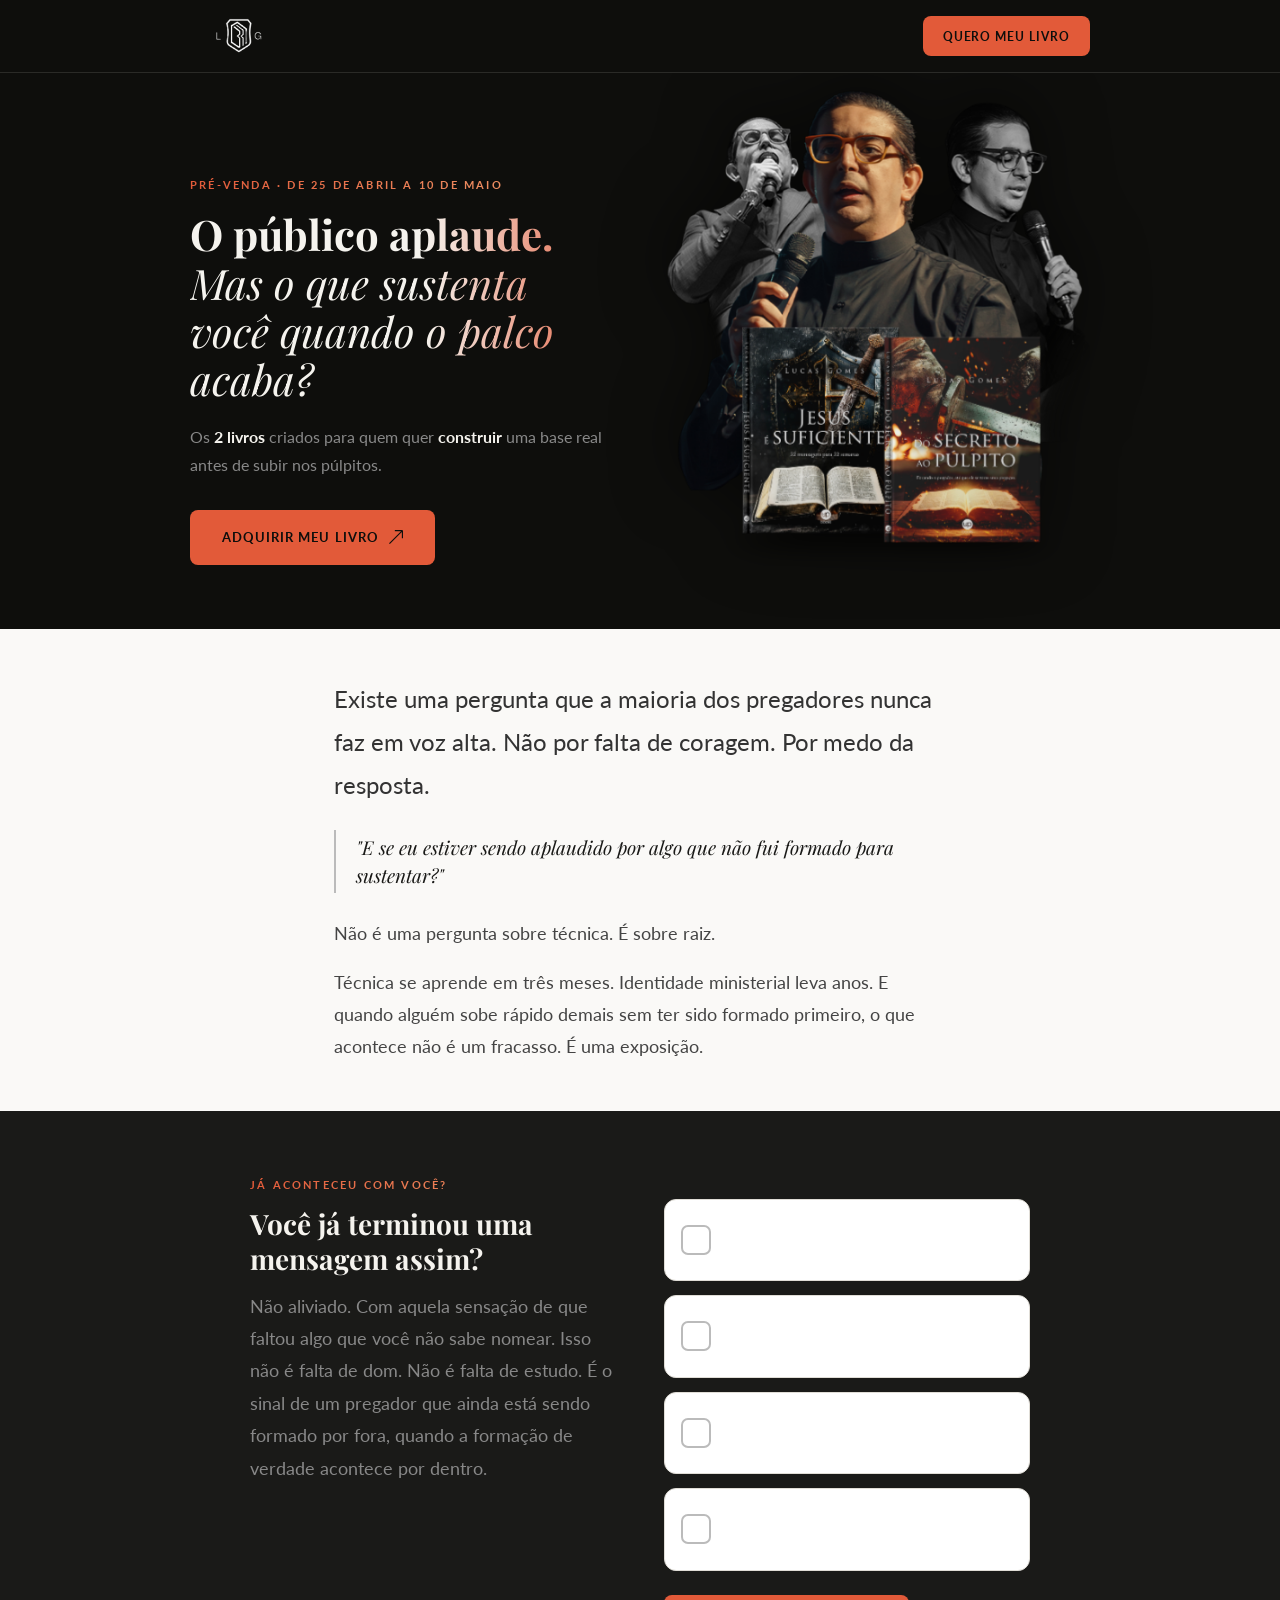
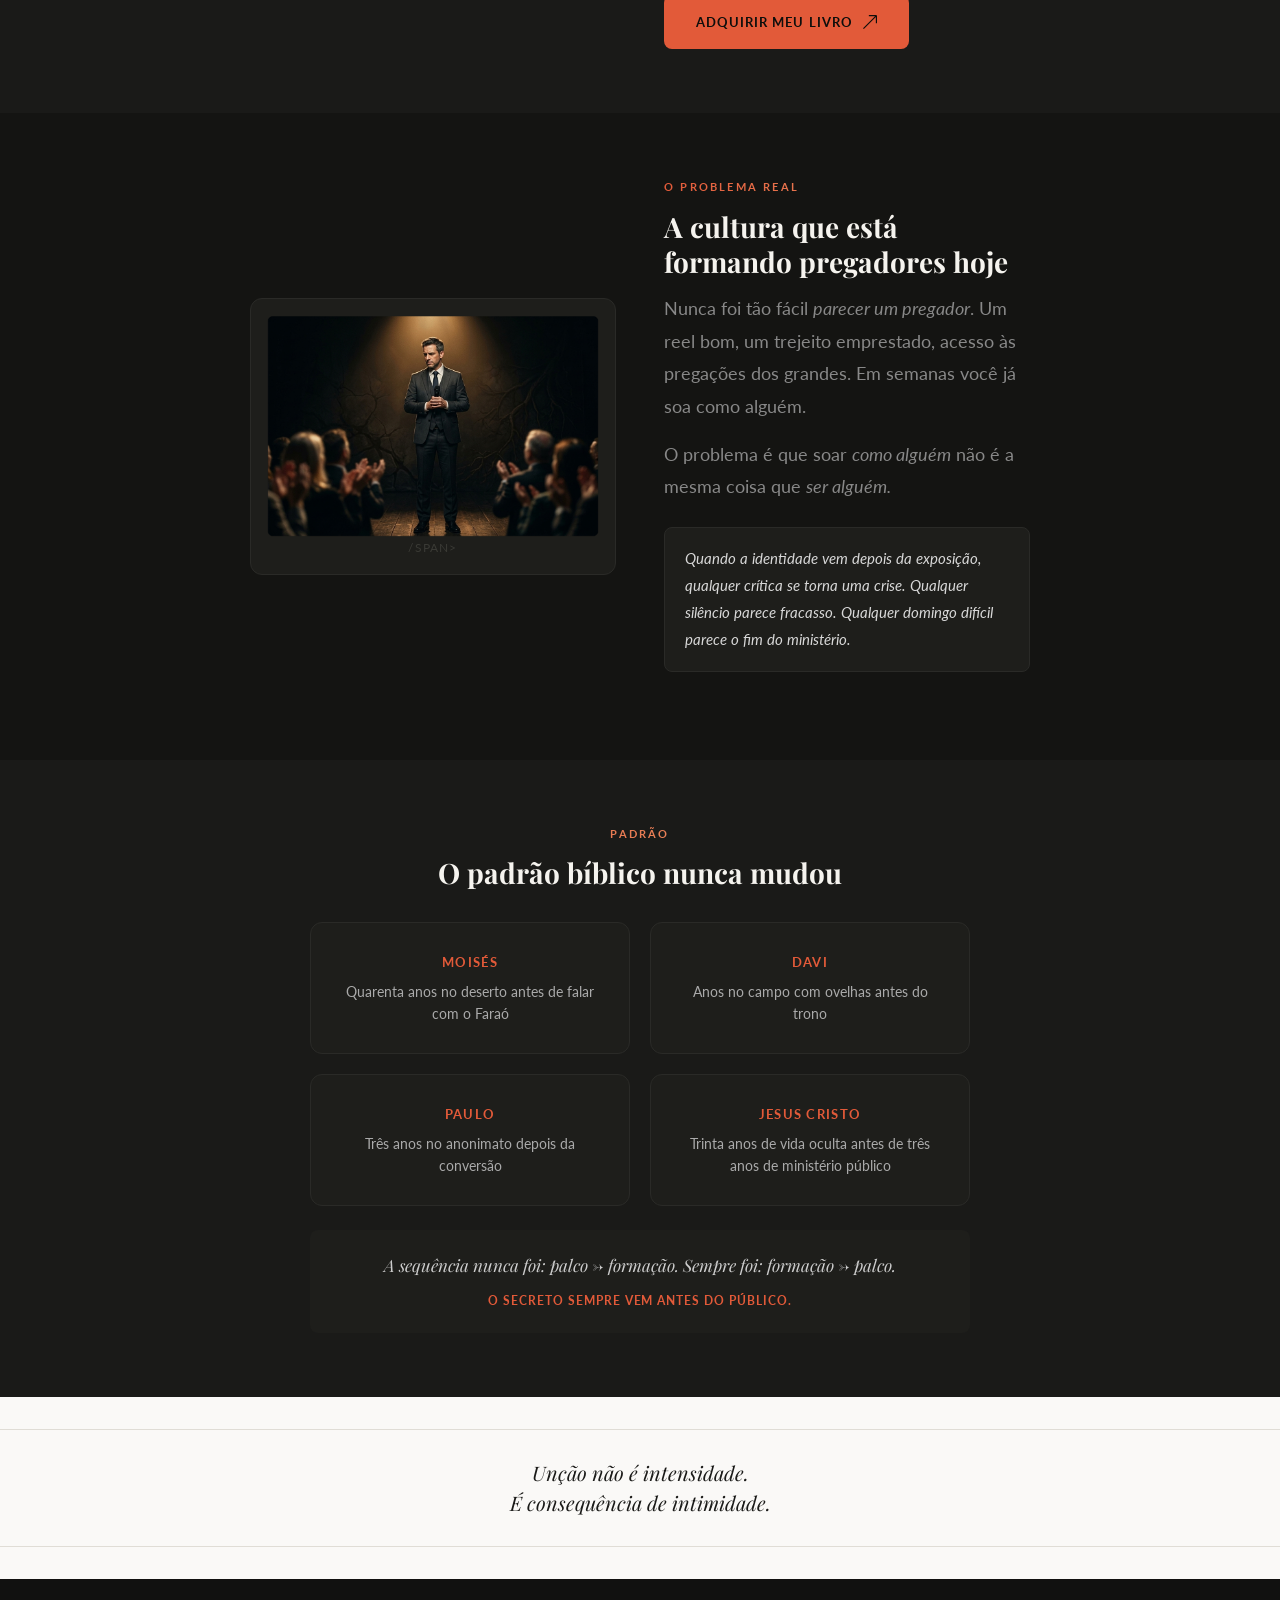
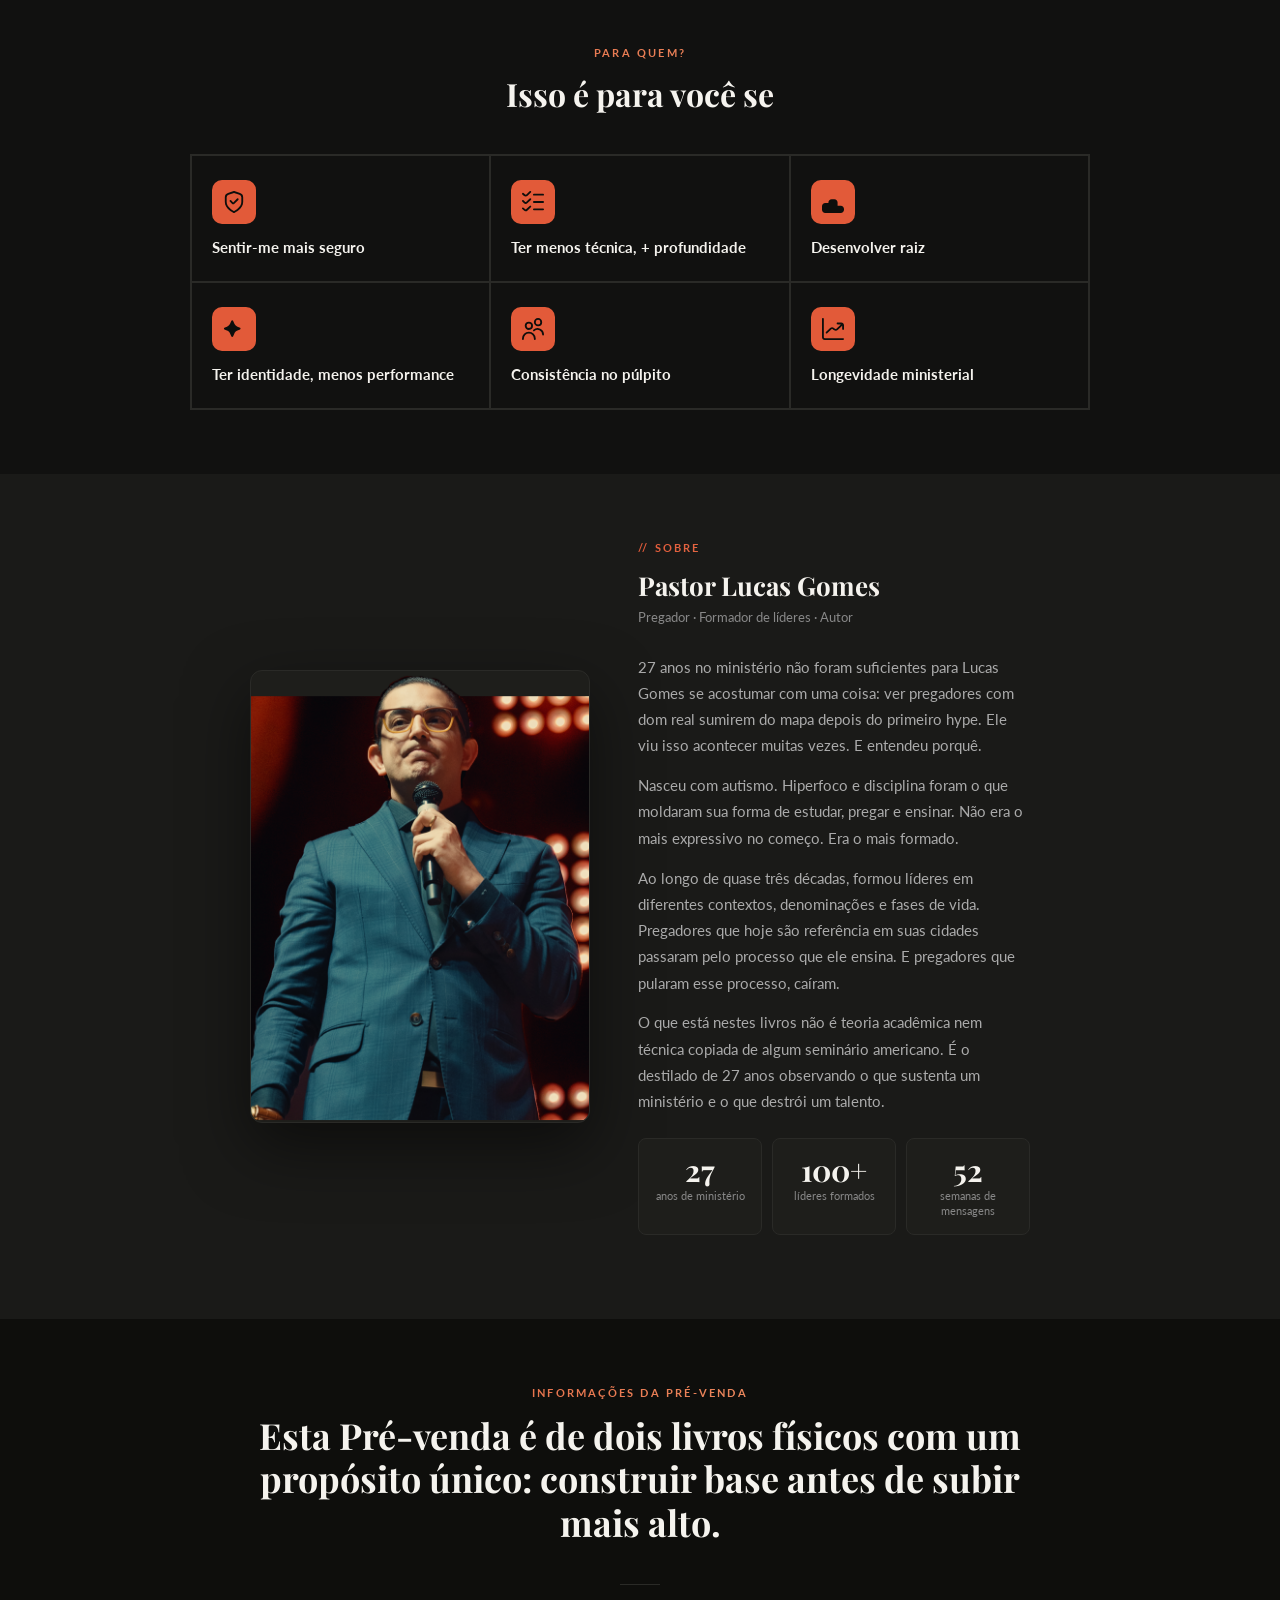
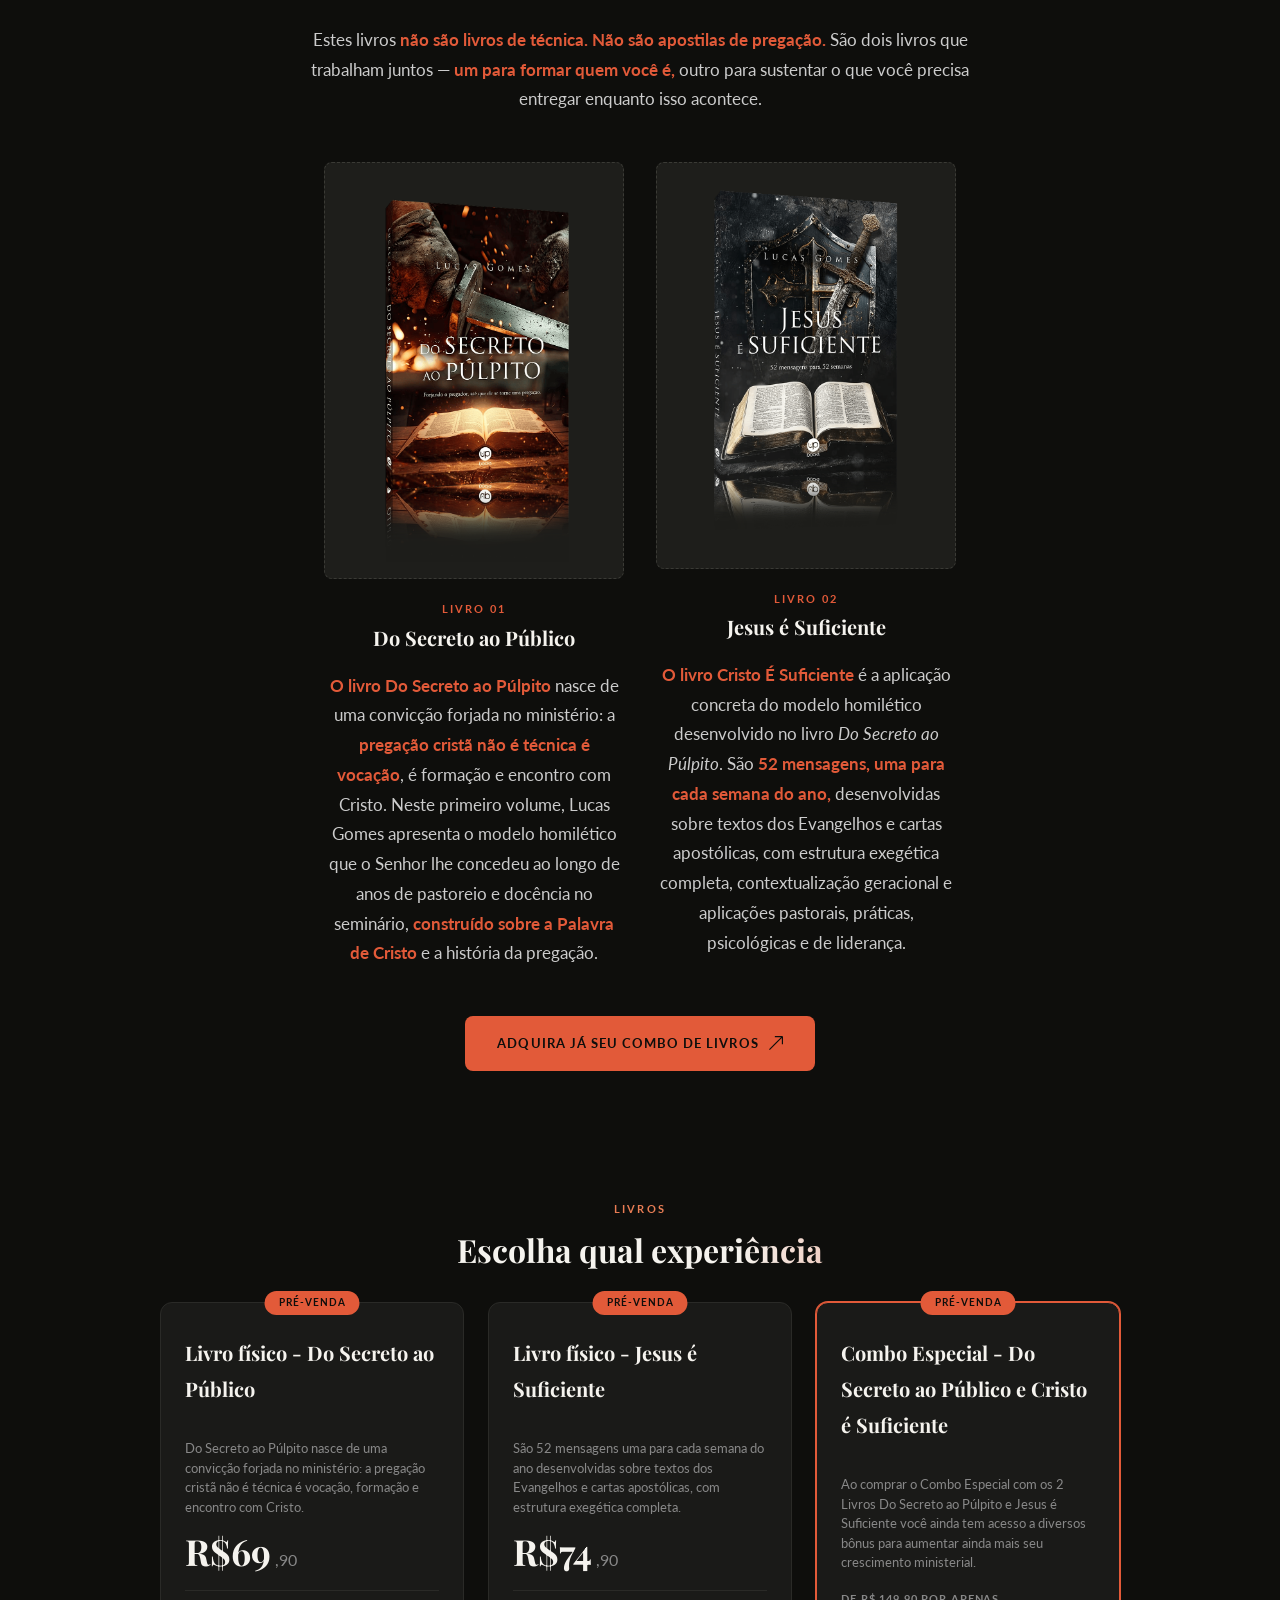
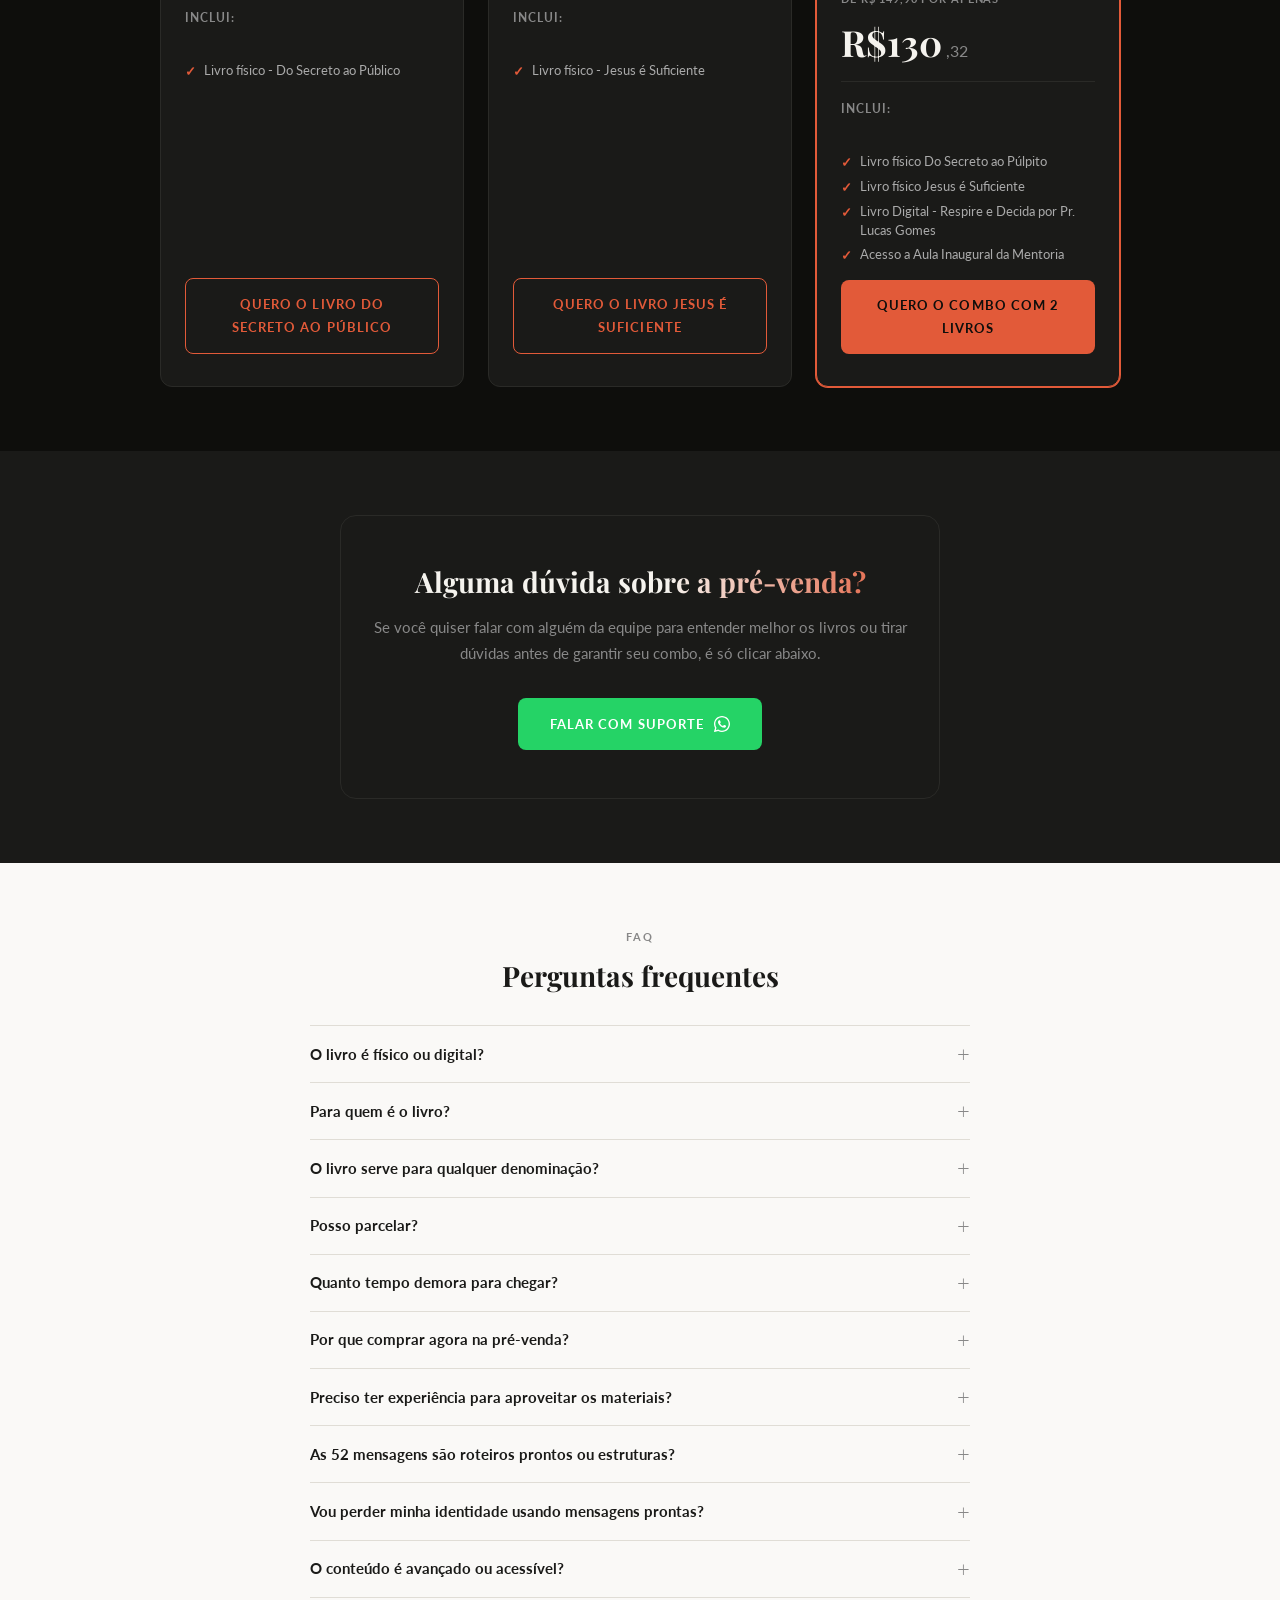
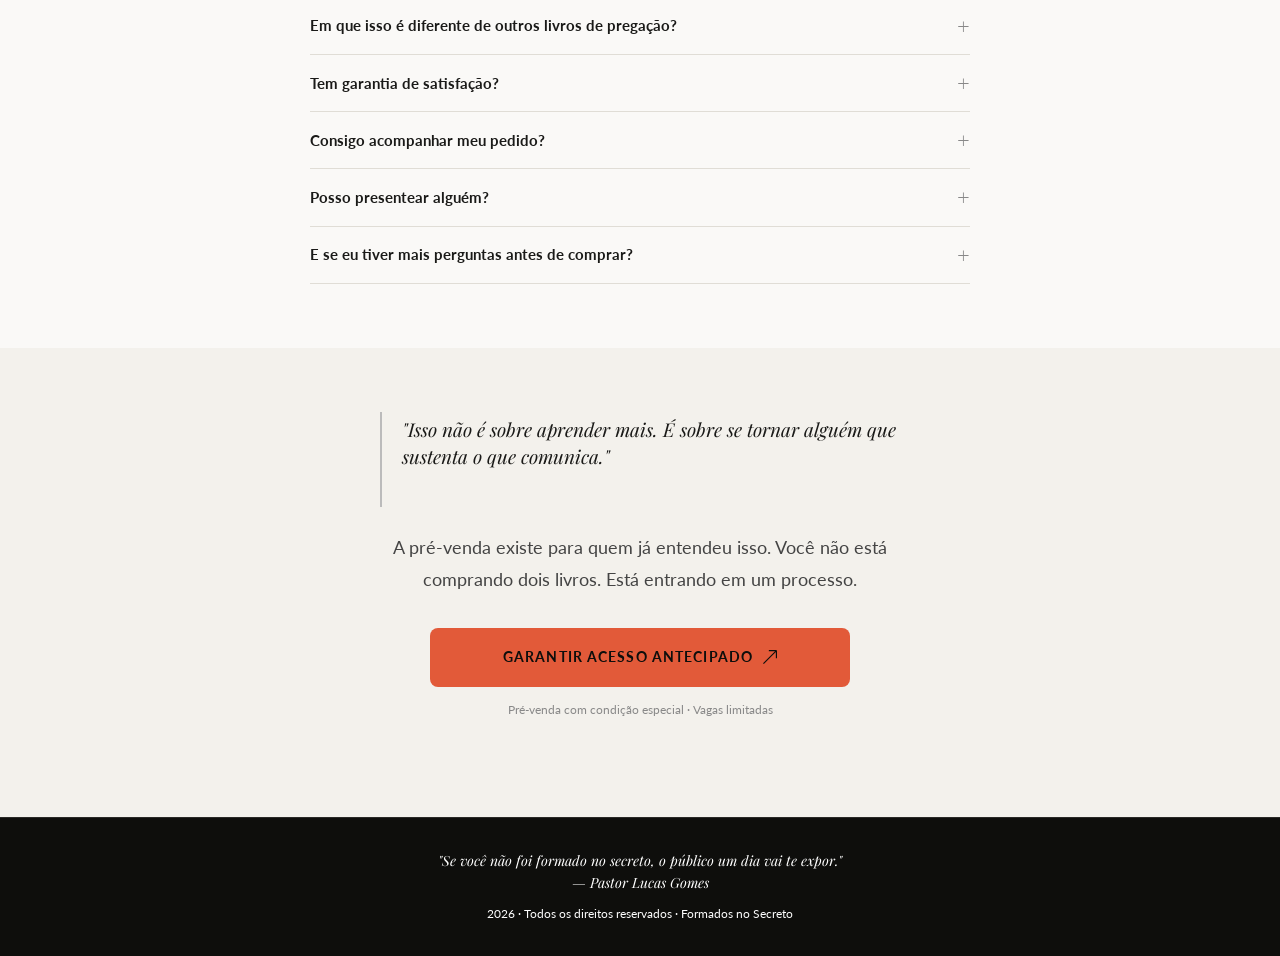
<file: index.html>
<!DOCTYPE html>
<html lang="pt-BR">
<head>
<meta charset="UTF-8">
<meta name="viewport" content="width=device-width, initial-scale=1.0">
<title>Formados no Secreto – Pré-venda</title>
<link href="https://fonts.googleapis.com/css2?family=Playfair+Display:ital,wght@0,400;0,700;1,400&family=Lato:wght@300;400;700&display=swap" rel="stylesheet">

<style>
:root {
  --cor-destaque: #e25a39;
  --cor-destaque-hover: #d67b65;
  --cor-fundo: #faf9f7;
  --cor-fundo-escuro: #0e0e0c;
  --cor-fundo-card-escuro: #1a1a18;
  --cor-fundo-card: #f3f1ec;
  --cor-texto: #1a1a18;
  --cor-texto-suave: #444;
  --cor-texto-muted: #888;
  --cor-texto-claro: #f5f3ee;
  --cor-borda: #e0ddd6;
  --cor-borda-escura: #2a2a27;
  --fonte-serif: 'Playfair Display', serif;
  --fonte-sans: 'Lato', sans-serif;
  --raio: 8px;
  --raio-lg: 12px;
}

*, *::before, *::after { box-sizing: border-box; margin: 0; padding: 0; }
html { scroll-behavior: smooth; }
body {
  font-family: var(--fonte-sans);
  font-weight: 400;
  line-height: 1.75;
  background: var(--cor-fundo);
  color: var(--cor-texto);
  overflow-x: hidden;
}
img { display: block; max-width: 100%; height: auto; }
a { color: inherit; text-decoration: none; }

.eyebrow {
  font-size: 11px;
  font-weight: 700;
  letter-spacing: 0.2em;
  text-transform: uppercase;
  display: block;
  margin-bottom: 0.75rem;
  background: linear-gradient(90deg, var(--cor-destaque) 0%, #f0a070 100%);
  -webkit-background-clip: text;
  background-clip: text;
  -webkit-text-fill-color: transparent;
}
.eyebrow--muted {
  background: none;
  -webkit-text-fill-color: var(--cor-texto-muted);
  color: var(--cor-texto-muted);
}

.section { margin-bottom: 3rem; }
.divider { width: 40px; height: 1px; background: var(--cor-borda); margin: 2.5rem auto; }

h1, h2, h3 { font-family: var(--fonte-serif); color: var(--cor-texto); }

h1 {
  font-size: clamp(35px, 5vw, 46px);
  font-weight: 700;
  line-height: 1.15;
  margin-bottom: 1.25rem;
  background: linear-gradient(90deg, #f5f3ee 60%, var(--cor-destaque) 100%);
  -webkit-background-clip: text;
  background-clip: text;
  -webkit-text-fill-color: transparent;
}
h1 em { font-style: italic; font-weight: 400; }

h2 {
  font-size: clamp(24px, 3vw, 28px);
  font-weight: 700;
  line-height: 1.25;
  margin-bottom: 0.85rem;
}
h3 { font-size: 18px; font-weight: 700; line-height: 1.3; margin-bottom: 0.5rem; }

p {
  font-size: 18px;
  color: var(--cor-texto-suave);
  line-height: 1.8;
  margin-bottom: 1rem;
}
p:last-child { margin-bottom: 0; }

/* ── NAVBAR ── */
.navbar {
  background: var(--cor-fundo-escuro);
  padding: 1rem 1.5rem;
  position: sticky;
  top: 0;
  z-index: 100;
  border-bottom: 1px solid var(--cor-borda-escura);
}
.navbar__inner {
  max-width: 900px;
  margin: 0 auto;
  display: flex;
  align-items: center;
  justify-content: space-between;
  gap: 1rem;
}
.navbar__logo { display: flex; align-items: center; line-height: 1; }
.navbar__logo img { height: 36px; width: auto; display: block; }
.navbar__cta {
  background: var(--cor-destaque);
  color: var(--cor-fundo-escuro);
  font-size: 12px;
  font-weight: 700;
  letter-spacing: 0.08em;
  text-transform: uppercase;
  padding: 0.6rem 1.25rem;
  border-radius: var(--raio);
  transition: background 0.15s;
  white-space: nowrap;
  position: relative;
  overflow: hidden;
}
.navbar__cta:hover { background: var(--cor-destaque-hover); }

/* ── SHIMMER ── */
.hero__btn, .navbar__cta, .ingresso-btn, .cta-btn {
  position: relative;
  overflow: hidden;
}
.hero__btn::after, .navbar__cta::after, .ingresso-btn::after, .cta-btn::after {
  content: '';
  position: absolute;
  top: 0; left: -100%;
  width: 60%; height: 100%;
  background: linear-gradient(90deg, transparent 0%, rgba(255,255,255,0.28) 50%, transparent 100%);
  transform: skewX(-20deg);
  animation: shimmer 2.4s ease-in-out infinite;
  pointer-events: none;
}
@keyframes shimmer {
  0%   { left: -100%; }
  60%  { left: 150%; }
  100% { left: 150%; }
}
.hero__btn:hover, .ingresso-btn:hover, .cta-btn:hover {
  transform: translateY(-1px) scale(1.02);
  box-shadow: 0 6px 24px rgba(226, 90, 57, 0.35);
  transition: all 0.2s ease-in-out;
}

/* ── TICKER ── */
.ticker {
  background: var(--cor-fundo-card-escuro);
  border-top: 1px solid var(--cor-borda-escura);
  border-bottom: 1px solid var(--cor-borda-escura);
  padding: 0.65rem 0;
  overflow: hidden;
}
.ticker__track {
  display: flex;
  gap: 3rem;
  width: max-content;
  animation: ticker-scroll 18s linear infinite;
}
.ticker__item { font-size: 12px; font-weight: 700; letter-spacing: 0.12em; text-transform: uppercase; color: var(--cor-texto-muted); white-space: nowrap; }
.ticker__item span { color: var(--cor-destaque); margin-right: 3rem; }
@keyframes ticker-scroll {
  from { transform: translateX(0); }
  to   { transform: translateX(-50%); }
}

/* ── HERO ── */
.hero {
  background: var(--cor-fundo-escuro) url('assets/images/') center/cover no-repeat;
  padding: 1rem 1.5rem 4rem;
  position: relative;
  overflow: visible;
}
.hero__inner {
  max-width: 900px;
  margin: 0 auto;
  display: grid;
  grid-template-columns: 1fr 1fr;
  gap: 3rem;
  align-items: flex-end;
}
.hero__eyebrow {
  font-size: 11px; font-weight: 700; letter-spacing: 0.2em; text-transform: uppercase;
  margin-bottom: 1rem; display: block;
  background: linear-gradient(90deg, var(--cor-destaque) 0%, #f0a070 100%);
  -webkit-background-clip: text; background-clip: text; -webkit-text-fill-color: transparent;
}
.hero__title {
  font-family: var(--fonte-serif);
  font-size: clamp(26px, 4vw, 42px);
  font-weight: 700; line-height: 1.15; margin-bottom: 1.25rem;
  background: linear-gradient(90deg, #f5f3ee 55%, var(--cor-destaque) 100%);
  -webkit-background-clip: text; background-clip: text; -webkit-text-fill-color: transparent;
}
.hero__title em { font-style: italic; font-weight: 400; }
.hero__sub { font-size: 16px; color: var(--cor-texto-muted); line-height: 1.7; margin-bottom: 2rem; }
.hero__sub strong { color: var(--cor-texto-claro); }
.hero__btn {
  display: inline-flex; align-items: center; gap: 10px;
  background: var(--cor-destaque); color: var(--cor-fundo-escuro);
  font-family: var(--fonte-sans); font-size: 13px; font-weight: 700;
  letter-spacing: 0.08em; text-transform: uppercase;
  padding: 1rem 2rem; border-radius: var(--raio);
  transition: background 0.15s, transform 0.1s;
}
.hero__btn:hover { background: var(--cor-destaque-hover); }
.hero__btn svg { width: 14px; height: 14px; fill: var(--cor-fundo-escuro); flex-shrink: 0; }

/* Imagem hero vazada — desktop */
.hero__image {
  border-radius: var(--raio-lg) var(--raio-lg) 0 0;
  overflow: visible; background: transparent; border: none;
  aspect-ratio: unset; display: flex;
  align-items: flex-end; justify-content: center;
  margin-bottom: -1px;
}
.hero__image img {
  width: 100%; height: auto; max-height: 540px;
  object-fit: contain; object-position: bottom center;
  filter: drop-shadow(0 -8px 32px rgba(0,0,0,0.5));
}

/* ── LP BODY ── */
.lp-body { max-width: 660px; margin: 0 auto; padding: 0 1.5rem; }

/* ── PULLQUOTE ── */
.pullquote { border-left: 2px solid #bbb; padding: 0.25rem 0 0.25rem 1.25rem; margin: 1.5rem 0; }
.pullquote p { font-family: var(--fonte-serif); font-size: 19px; font-style: italic; color: var(--cor-texto); line-height: 1.45; margin: 0; }

/* ── CHECKLIST ── */
.interactive-checklist { display: flex; flex-direction: column; gap: 14px; margin: 1.5rem 0; }
.icheck-item {
  display: flex; align-items: center; gap: 16px;
  padding: 14px 16px; border: 1px solid var(--cor-borda);
  border-radius: var(--raio-lg); cursor: pointer;
  transition: border-color 0.3s, background 0.3s, transform 0.3s;
  background: #fff;
}
.icheck-item:hover { border-color: var(--cor-destaque); transform: translateX(4px); }
.icheck-item.checked { border-color: var(--cor-destaque); background: rgba(201,162,39,.06); transform: translateX(8px); }
.icheck-box {
  width: 30px; height: 30px; border: 2px solid #bbb; border-radius: 7px;
  display: flex; align-items: center; justify-content: center;
  flex-shrink: 0; transition: all 0.3s; position: relative;
}
.icheck-item:hover .icheck-box { border-color: var(--cor-destaque); }
.icheck-item.checked .icheck-box { background: var(--cor-destaque); border-color: var(--cor-destaque); }
.icheck-box::after {
  content: ''; width: 8px; height: 5px;
  border-left: 2.5px solid #fff; border-bottom: 2.5px solid #fff;
  transform: rotate(-45deg) scale(0.5); opacity: 0; transition: all 0.3s;
}
.icheck-item.checked .icheck-box::after { opacity: 1; transform: rotate(-45deg) scale(1); }
.icheck-text { font-size: 15px; font-weight: 600; letter-spacing: 0.04em; color: rgba(255,255,255,.55); transition: color 0.3s; }
.icheck-item:hover .icheck-text, .icheck-item.checked .icheck-text { color: var(--cor-destaque); }

/* ── DARK SECTION ── */
.dark-section { background: var(--cor-fundo-card-escuro); padding: 4rem 1.5rem; margin: 0; }
.dark-section h2 { color: var(--cor-texto-claro); }
.dark-section p  { color: var(--cor-texto-muted); }

/* ── WARNING BOX ── */
.warning-box { background: var(--cor-fundo-card); border-radius: var(--raio); padding: 1.1rem 1.25rem; margin: 1.5rem 0; }
.warning-box p { font-size: 15px; font-style: italic; margin: 0; }

/* ── QUOTE BANNER ── */
.quote-banner { border-top: 1px solid var(--cor-borda); border-bottom: 1px solid var(--cor-borda); padding: 1.75rem 1rem; margin: 2rem 0; text-align: center; }
.quote-banner p { font-family: var(--fonte-serif); font-size: 20px; font-style: italic; color: var(--cor-texto); line-height: 1.5; margin: 0; }

/* ── PROOF GRID ── */
.proof-grid { display: grid; grid-template-columns: repeat(3, 1fr); gap: 10px; margin: 1.25rem 0; }
.proof-item { background: var(--cor-fundo-card); border-radius: var(--raio); padding: 1rem; text-align: center; }
.proof-num { font-family: var(--fonte-serif); font-size: 30px; font-weight: 700; color: var(--cor-texto); display: block; line-height: 1; margin-bottom: 4px; }
.proof-label { font-size: 11px; color: var(--cor-texto-muted); display: block; line-height: 1.3; }

/* ── PARA QUEM ── */
.paraquem-section { background: #111110; padding: 4rem 1.5rem; }
.paraquem-section .eyebrow { text-align: center; display: block; }
.paraquem-title {
  font-family: var(--fonte-serif); font-size: clamp(22px, 4vw, 32px);
  font-weight: 700; text-align: center; margin-bottom: 2.5rem;
  background: linear-gradient(90deg, #f5f3ee 60%, var(--cor-destaque) 100%);
  -webkit-background-clip: text; background-clip: text; -webkit-text-fill-color: transparent;
}
.paraquem-grid { display: grid; grid-template-columns: repeat(3, 1fr); max-width: 900px; margin: 0 auto; border: 1px solid var(--cor-borda-escura); }
.paraquem-item { border: 1px solid var(--cor-borda-escura); padding: 1.5rem 1.25rem; }
.paraquem-icon { width: 44px; height: 44px; background: var(--cor-destaque); border-radius: 10px; display: flex; align-items: center; justify-content: center; margin-bottom: 0.85rem; }
.paraquem-icon svg { width: 22px; height: 22px; fill: var(--cor-fundo-escuro); }
.paraquem-item-title { font-size: 15px; font-weight: 700; color: var(--cor-texto-claro); margin-bottom: 0.4rem; line-height: 1.3; }
.paraquem-item-desc  { font-size: 13px; color: var(--cor-texto-muted); line-height: 1.55; margin: 0; }

/* ── SOBRE ── */
.sobre-section { background: var(--cor-fundo-card-escuro); padding: 4rem 1.5rem; overflow: hidden; }
.sobre-inner { max-width: 780px; margin: 0 auto; display: grid; grid-template-columns: 340px 1fr; gap: 3rem; align-items: center; }
.sobre-photo {
  border-radius: var(--raio-lg); overflow: visible;
  border: 1px solid var(--cor-borda-escura); background: #1e1e1b;
  aspect-ratio: 3/4; margin-top: -5rem; margin-bottom: -5rem;
  box-shadow: 0 24px 64px rgba(0,0,0,0.5);
}
.sobre-photo img { width: 100%; height: 100%; object-fit: cover; object-position: top center; border-radius: var(--raio-lg); }
.sobre-name {
  font-family: var(--fonte-serif); font-size: 26px; font-weight: 700; margin-bottom: 0.25rem;
  background: linear-gradient(90deg, #f5f3ee 60%, var(--cor-destaque) 100%);
  -webkit-background-clip: text; background-clip: text; -webkit-text-fill-color: transparent;
}
.sobre-role { font-size: 13px; color: var(--cor-texto-muted); margin-bottom: 1.5rem; }
.sobre-bio p { font-size: 15px; color: #aaa; line-height: 1.75; margin-bottom: 0.85rem; }
.sobre-bio p:last-child { margin-bottom: 0; }

/* ── PRÉ-VENDA INFO ── */
.prevenda-info-section { background: var(--cor-fundo-escuro); padding: 4rem 1.5rem; }
.prevenda-info-inner { max-width: 780px; margin: 0 auto; }
.prevenda-info-section .divider { background: var(--cor-borda-escura); }
.prevenda-info-desc { font-size: 17px; color: #ccc; text-align: center; max-width: 680px; margin: 0 auto 3rem; line-height: 1.75; }
.prevenda-info-desc strong { color: var(--cor-destaque); font-weight: 700; }
.books-grid { display: flex; gap: 2rem; justify-content: center; flex-wrap: wrap; margin-bottom: 3rem; }
.book-item { display: flex; flex-direction: column; align-items: center; gap: 1.25rem; flex: 0 1 300px; min-width: 200px; }
.book-img { width: 100%; aspect-ratio: 3/4; object-fit: cover; border-radius: var(--raio); border: 1px solid var(--cor-borda-escura); }
.book-img-placeholder {
  width: 100%; aspect-ratio: 3/4; background: #1e1e1b;
  border: 1px dashed #3a3a35; border-radius: var(--raio);
  display: flex; align-items: center; justify-content: center;
  color: #3a3a35; font-size: 12px; letter-spacing: 0.1em;
  text-transform: uppercase; text-align: center; padding: 1rem;
}
.book-meta { text-align: center; }
.book-meta-num { font-size: 11px; font-weight: 700; letter-spacing: 0.18em; text-transform: uppercase; color: var(--cor-destaque); display: block; margin-bottom: 6px; }
.book-meta-name { font-family: var(--fonte-serif); font-size: 20px; font-weight: 700; color: var(--cor-texto-claro); line-height: 1.3; margin: 0; }

/* ── LIVROS / PRICING ── */
.livros-section { padding: 4rem 1.5rem; background: var(--cor-fundo-escuro); }
.livros-inner { max-width: 960px; margin: 0 auto; }
.livros-grid { display: grid; grid-template-columns: repeat(3, 1fr); gap: 1.5rem; margin-top: 2rem; }
.ingresso-card { background: #1a1a18; border: 1px solid var(--cor-borda-escura); border-radius: var(--raio-lg); padding: 2rem 1.5rem; position: relative; display: flex; flex-direction: column; gap: 1rem; }
.ingresso-card--destaque { border-color: var(--cor-destaque); box-shadow: 0 0 0 1px var(--cor-destaque); }
.ingresso-badge { position: absolute; top: -12px; left: 50%; transform: translateX(-50%); background: var(--cor-destaque); color: var(--cor-fundo-escuro); font-size: 10px; font-weight: 700; letter-spacing: 0.1em; text-transform: uppercase; padding: 3px 14px; border-radius: 20px; white-space: nowrap; }
.ingresso-title { font-family: var(--fonte-serif); font-size: 20px; font-weight: 700; color: var(--cor-texto-claro); }
.ingresso-desc  { font-size: 13px; color: var(--cor-texto-muted); line-height: 1.5; margin: 0; }
.ingresso-price-label { font-size: 11px; font-weight: 700; letter-spacing: 0.08em; text-transform: uppercase; color: var(--cor-texto-muted); }
.ingresso-price { display: flex; align-items: baseline; gap: 4px; }
.ingresso-price .valor { font-family: var(--fonte-serif); font-size: 36px; font-weight: 700; color: var(--cor-texto-claro); line-height: 1; }
.ingresso-price .cents { font-size: 16px; color: var(--cor-texto-muted); }
.ingresso-avista { font-size: 12px; color: var(--cor-texto-muted); margin-top: 4px; }
.ingresso-divider { width: 100%; height: 1px; background: var(--cor-borda-escura); }
.ingresso-includes { font-size: 12px; color: var(--cor-texto-muted); font-weight: 700; letter-spacing: 0.08em; text-transform: uppercase; }
.ingresso-list { list-style: none; padding: 0; margin: 0; display: flex; flex-direction: column; gap: 6px; }
.ingresso-list li { display: flex; align-items: flex-start; gap: 8px; font-size: 13px; color: #aaa; line-height: 1.4; }
.ingresso-list li::before { content: '✓'; color: var(--cor-destaque); font-weight: 700; flex-shrink: 0; margin-top: 1px; }
.ingresso-btn { display: block; background: var(--cor-destaque); color: var(--cor-fundo-escuro); font-family: var(--fonte-sans); font-size: 13px; font-weight: 700; letter-spacing: 0.08em; text-transform: uppercase; padding: 0.9rem 1.5rem; border-radius: var(--raio); text-align: center; margin-top: auto; transition: background 0.15s; }
.ingresso-btn:hover { background: var(--cor-destaque-hover); }
.ingresso-btn--outline { background: transparent; border: 1px solid var(--cor-destaque); color: var(--cor-destaque); }
.ingresso-btn--outline:hover { background: rgba(201,162,39,.1); }

/* ── SUPORTE ── */
.suporte-section { padding: 4rem 1.5rem; background: var(--cor-fundo-card-escuro); }

/* ── FAQ ── */
.faq-section { padding: 4rem 1.5rem; }
.faq-inner { max-width: 660px; margin: 0 auto; }
.faq-item { border-bottom: 1px solid var(--cor-borda); overflow: hidden; }
.faq-item:first-of-type { border-top: 1px solid var(--cor-borda); }
.faq-q { width: 100%; background: none; border: none; text-align: left; padding: 1.1rem 2rem 1.1rem 0; font-family: var(--fonte-sans); font-size: 15px; font-weight: 700; color: var(--cor-texto); cursor: pointer; position: relative; line-height: 1.4; }
.faq-q::after { content: '+'; position: absolute; right: 0; top: 50%; transform: translateY(-50%); font-size: 22px; font-weight: 300; color: var(--cor-texto-muted); transition: transform 0.2s; }
.faq-item.open .faq-q::after { transform: translateY(-50%) rotate(45deg); }
.faq-a { font-size: 14px; color: var(--cor-texto-suave); line-height: 1.7; max-height: 0; overflow: hidden; transition: max-height 0.3s ease, padding 0.2s; }
.faq-item.open .faq-a { max-height: 400px; padding-bottom: 1.1rem; }

/* ── CTA FINAL ── */
.cta-final { background: var(--cor-fundo-card); padding: 4rem 1.5rem; text-align: center; }
.cta-final .pullquote { display: inline-block; text-align: left; max-width: 520px; margin: 0 auto 1.5rem; }
.cta-final p { max-width: 500px; margin: 0 auto 2rem; }
.cta-btn-wrap { display: flex; flex-direction: column; align-items: center; gap: 0.75rem; }
.cta-btn { display: inline-flex; align-items: center; justify-content: center; gap: 10px; background: var(--cor-destaque); color: var(--cor-fundo-escuro); font-family: var(--fonte-sans); font-size: 14px; font-weight: 700; letter-spacing: 0.08em; text-transform: uppercase; padding: 1.1rem 3rem; border-radius: var(--raio); transition: background 0.15s, transform 0.1s; width: 100%; max-width: 420px; }
.cta-btn:hover { background: var(--cor-destaque-hover); transform: translateY(-1px); }
.cta-btn svg { width: 14px; height: 14px; fill: var(--cor-fundo-escuro); }
.cta-sub { font-size: 12px; color: var(--cor-texto-muted); margin: 0; }

/* ── FOOTER ── */
footer { background: var(--cor-fundo-escuro); padding: 2rem 1.5rem; text-align: center; border-top: 1px solid var(--cor-borda-escura); }
footer p { font-family: var(--fonte-serif); font-style: italic; font-size: 14px; color: #ffffff !important; max-width: 440px; margin: 0 auto 0.5rem; line-height: 1.6; }
footer small { font-size: 12px; color: #ffffff !important; display: block; }

/* ── LAZY FADE ── */
.lazy-fade { opacity: 0; transform: translateY(18px); transition: opacity 0.5s ease, transform 0.5s ease; }
.lazy-fade.visible { opacity: 1; transform: translateY(0); }

/* ============================================================
   RESPONSIVO — BREAKPOINTS DESKTOP
   ============================================================ */
@media (max-width: 780px) {
  .livros-grid { grid-template-columns: 1fr 1fr; }
}
@media (max-width: 640px) {
  .sobre-inner { grid-template-columns: 1fr; }
  .sobre-photo { max-width: 100%; margin: 0 auto 1.5rem; aspect-ratio: 1; overflow: hidden; }
}
@media (max-width: 560px) {
  .livros-grid { grid-template-columns: 1fr; }
  .paraquem-grid { grid-template-columns: 1fr 1fr; }
}
@media (max-width: 380px) {
  .paraquem-grid { grid-template-columns: 1fr; }
}

/* ============================================================
   MOBILE — bloco único, sem duplicatas
   ============================================================ */
@media (max-width: 680px) {

  /* Hero: copy em cima, imagem abaixo do botão */
  .hero {
    padding: 3rem 1.5rem 0;
  }
  .hero__inner {
    grid-template-columns: 1fr;
    grid-template-rows: auto auto;
    gap: 2rem;
  }
  .hero__copy { order: 1; }
  .hero__image {
    display: flex;
    order: 2;
    margin-top: 0;
    margin-bottom: 0;
    max-height: 380px;
    overflow: hidden;
    align-items: flex-end;
    justify-content: center;
  }
  .hero__image img {
    max-height: 380px;
    object-fit: contain;
    object-position: bottom center;
  }

  /* "Já aconteceu com você?" — coluna única */
  .dark-two-col {
    grid-template-columns: 1fr !important;
  }

  /* "O Problema Real" — foto sobe no mobile */
  .problema-grid {
    grid-template-columns: 1fr !important;
  }
  .problema-foto {
    order: -1 !important;
  }

  /* Padding geral */
  .dark-section,
  .prevenda-info-section,
  .paraquem-section,
  .sobre-section,
  .livros-section,
  .faq-section {
    padding: 3rem 1rem;
  }
  .lp-body { padding: 0 1rem; }
  .proof-num { font-size: 24px; }
}
</style>
</head>
<body>

<!-- NAVBAR -->
<nav class="navbar">
  <div class="navbar__inner">
    <a href="#" class="navbar__logo">
      <img src="assets/images/prlucasgomes4.png" alt="Pr. Lucas Gomes">
    </a>
    <a href="#livros" class="navbar__cta">Quero meu livro</a>
  </div>
</nav>



<!-- HERO -->
<section class="hero">
  <div class="hero__inner">
    <div class="hero__copy">
      <span class="hero__eyebrow">Pré-venda · De 25 de Abril a 10 de Maio</span>
      <h1 class="hero__title">
        O público aplaude.<br>
        <em>Mas o que sustenta você quando o palco acaba?</em>
      </h1>
      <p class="hero__sub">
        Os <strong>2 livros</strong> criados para quem quer <strong>construir</strong> uma base real antes de subir nos púlpitos.
      </p>
      <a href="#livros" class="hero__btn">
        Adquirir meu livro
        <svg viewBox="0 0 24 24" xmlns="http://www.w3.org/2000/svg"><path d="M24,2V14h-2V3.414L1.457,23.957,.043,22.543,20.586,2H10V0h12c1.103,0,2,.897,2,2Z"/></svg>
      </a>
    </div>
    <div class="hero__image">
      <img src="assets/images/hero-prlucasgomes2.png" alt="Formados no Secreto">
    </div>
  </div>
</section>

<!-- LP BODY -->
<div class="lp-body">
  <section class="section" style="padding-top:3rem;">
    <p style="font-size:24px;color:#333;">
      Existe uma pergunta que a maioria dos pregadores nunca faz em voz alta. Não por falta de coragem. Por medo da resposta.
    </p>
    <div class="pullquote">
      <p>"E se eu estiver sendo aplaudido por algo que não fui formado para sustentar?"</p>
    </div>
    <p>Não é uma pergunta sobre técnica. É sobre raiz.</p>
    <p>Técnica se aprende em três meses. Identidade ministerial leva anos. E quando alguém sobe rápido demais sem ter sido formado primeiro, o que acontece não é um fracasso. É uma exposição.</p>
  </section>
</div>

<!-- JÁ ACONTECEU COM VOCÊ? — dark-two-col para mobile rule -->
<section class="dark-section">
  <div class="dark-two-col" style="max-width:780px;margin:0 auto;display:grid;grid-template-columns:1fr 1fr;gap:3rem;align-items:start;">
    <div>
      <span class="eyebrow">Já aconteceu com você?</span>
      <h2>Você já terminou uma mensagem assim?</h2>
      <p>Não aliviado. Com aquela sensação de que faltou algo que você não sabe nomear. Isso não é falta de dom. Não é falta de estudo. É o sinal de um pregador que ainda está sendo formado por fora, quando a formação de verdade acontece por dentro.</p>
    </div>
    <div>
      <div class="interactive-checklist" id="checklist">
        <div class="icheck-item"><div class="icheck-box"></div><span class="icheck-text">A mensagem saiu "certa", mas não foi você quem pregou</span></div>
        <div class="icheck-item"><div class="icheck-box"></div><span class="icheck-text">Você copiou o jeito de alguém sem perceber</span></div>
        <div class="icheck-item"><div class="icheck-box"></div><span class="icheck-text">A aprovação veio, não te deixou realizado</span></div>
        <div class="icheck-item"><div class="icheck-box"></div><span class="icheck-text">Você ficou inseguro antes mesmo de abrir a Bíblia</span></div>
      </div>
      <div style="margin-top:1.5rem;">
        <a href="#livros" class="hero__btn">
          Adquirir meu livro
          <svg viewBox="0 0 24 24" xmlns="http://www.w3.org/2000/svg"><path d="M24,2V14h-2V3.414L1.457,23.957,.043,22.543,20.586,2H10V0h12c1.103,0,2,.897,2,2Z"/></svg>
        </a>
      </div>
    </div>
  </div>
</section>

<!-- O PROBLEMA REAL — problema-grid e problema-foto para mobile rule -->
<section class="dark-section" style="background:#141412;">
  <div class="problema-grid" style="max-width:780px;margin:0 auto;display:grid;grid-template-columns:1fr 1fr;gap:3rem;align-items:center;">
    <div class="problema-foto" style="background:#1e1e1b;border-radius:12px;border:1px solid #2a2a27;aspect-ratio:4/3;display:flex;align-items:center;justify-content:center;">
      <span style="font-size:12px;color:#3a3a35;letter-spacing:.1em;text-transform:uppercase;text-align:center;padding:1rem;"><img src="assets/images/1024x683.png" alt="Pastor Lucas Gomes">/span>
    </div>
    <div>
      <span class="eyebrow">O problema real</span>
      <h2>A cultura que está formando pregadores hoje</h2>
      <p>Nunca foi tão fácil <i>parecer um pregador</i>. Um reel bom, um trejeito emprestado, acesso às pregações dos grandes. Em semanas você já soa como alguém.</p>
      <p>O problema é que soar <i>como alguém</i> não é a mesma coisa que <i>ser alguém.</i></p>
      <div class="warning-box" style="background:#1e1e1b;border:1px solid #2a2a27;">
        <p style="color:#d8d8d8;">Quando a identidade vem depois da exposição, qualquer crítica se torna uma crise. Qualquer silêncio parece fracasso. Qualquer domingo difícil parece o fim do ministério.</p>
      </div>
    </div>
  </div>
</section>

<!-- PADRÃO BÍBLICO -->
<section class="dark-section">
  <div style="max-width:660px;margin:0 auto;">
    <span class="eyebrow" style="text-align:center;display:block;">Padrão</span>
    <h2 style="text-align:center;margin-bottom:2rem;color:var(--cor-texto-claro);">O padrão bíblico nunca mudou</h2>
    <div style="display:grid;grid-template-columns:1fr 1fr;gap:1.25rem;margin-bottom:1.5rem;">
      <div style="background:#1e1e1b;border:1px solid #2a2a27;border-radius:12px;padding:1.75rem 1.5rem;text-align:center;">
        <p style="font-size:13px;font-weight:700;color:var(--cor-destaque);letter-spacing:.1em;text-transform:uppercase;margin-bottom:6px;">Moisés</p>
        <p style="font-size:14px;color:#aaa;margin:0;line-height:1.6;">Quarenta anos no deserto antes de falar com o Faraó</p>
      </div>
      <div style="background:#1e1e1b;border:1px solid #2a2a27;border-radius:12px;padding:1.75rem 1.5rem;text-align:center;">
        <p style="font-size:13px;font-weight:700;color:var(--cor-destaque);letter-spacing:.1em;text-transform:uppercase;margin-bottom:6px;">Davi</p>
        <p style="font-size:14px;color:#aaa;margin:0;line-height:1.6;">Anos no campo com ovelhas antes do trono</p>
      </div>
      <div style="background:#1e1e1b;border:1px solid #2a2a27;border-radius:12px;padding:1.75rem 1.5rem;text-align:center;">
        <p style="font-size:13px;font-weight:700;color:var(--cor-destaque);letter-spacing:.1em;text-transform:uppercase;margin-bottom:6px;">Paulo</p>
        <p style="font-size:14px;color:#aaa;margin:0;line-height:1.6;">Três anos no anonimato depois da conversão</p>
      </div>
      <div style="background:#1e1e1b;border:1px solid #2a2a27;border-radius:12px;padding:1.75rem 1.5rem;text-align:center;">
        <p style="font-size:13px;font-weight:700;color:var(--cor-destaque);letter-spacing:.1em;text-transform:uppercase;margin-bottom:6px;">Jesus Cristo</p>
        <p style="font-size:14px;color:#aaa;margin:0;line-height:1.6;">Trinta anos de vida oculta antes de três anos de ministério público</p>
      </div>
    </div>
    <div style="background:#1e1e1b;border-radius:8px;padding:1.25rem;text-align:center;">
      <p style="font-family:var(--fonte-serif);font-style:italic;font-size:17px;color:#ccc;margin:0 0 .25rem;">A sequência nunca foi: palco → formação. Sempre foi: formação → palco.</p>
      <span style="font-size:12px;color:var(--cor-destaque);letter-spacing:.08em;text-transform:uppercase;font-weight:700;">O secreto sempre vem antes do público.</span>
    </div>
  </div>
</section>

<!-- BANNER -->
<div class="quote-banner">
  <p>Unção não é intensidade.<br>É consequência de intimidade.</p>
</div>

<!-- PARA QUEM -->
<section class="paraquem-section" id="paraquem">
  <span class="eyebrow">Para quem?</span>
  <h2 class="paraquem-title">Isso é para você se</h2>
  <div class="paraquem-grid">
    <div class="paraquem-item">
      <div class="paraquem-icon"><svg viewBox="0 0 24 24" xmlns="http://www.w3.org/2000/svg"><path d="M18.581,2.14,12.316.051a1,1,0,0,0-.632,0L5.419,2.14A4.993,4.993,0,0,0,2,6.883V12c0,7.563,9.2,11.74,9.594,11.914a1,1,0,0,0,.812,0C12.8,23.74,22,19.563,22,12V6.883A4.993,4.993,0,0,0,18.581,2.14ZM20,12c0,5.455-6.319,9.033-8,9.889-1.683-.853-8-4.42-8-9.889V6.883A3,3,0,0,1,6.052,4.037L12,2.054l5.948,1.983A3,3,0,0,1,20,6.883Z"/><path d="M15.3,8.3,11.112,12.5,8.868,10.16a1,1,0,1,0-1.441,1.386l2.306,2.4a1.872,1.872,0,0,0,1.345.6h.033a1.873,1.873,0,0,0,1.335-.553l4.272-4.272A1,1,0,0,0,15.3,8.3Z"/></svg></div>
      <p class="paraquem-item-title">Sentir-me mais seguro</p>
   
    </div>
    <div class="paraquem-item">
      <div class="paraquem-icon"><svg viewBox="0 0 24 24" xmlns="http://www.w3.org/2000/svg"><path d="m4 6a2.982 2.982 0 0 1 -2.122-.879l-1.544-1.374a1 1 0 0 1 1.332-1.494l1.585 1.414a1 1 0 0 0 1.456.04l3.604-3.431a1 1 0 0 1 1.378 1.448l-3.589 3.414a2.964 2.964 0 0 1 -2.1.862zm20-2a1 1 0 0 0 -1-1h-10a1 1 0 0 0 0 2h10a1 1 0 0 0 1-1zm-17.9 9.138 3.589-3.414a1 1 0 1 0 -1.378-1.448l-3.6 3.431a1.023 1.023 0 0 1 -1.414 0l-1.59-1.585a1 1 0 0 0 -1.414 1.414l1.585 1.585a3 3 0 0 0 4.226.017zm17.9-1.138a1 1 0 0 0 -1-1h-10a1 1 0 0 0 0 2h10a1 1 0 0 0 1-1zm-17.9 9.138 3.585-3.414a1 1 0 1 0 -1.378-1.448l-3.6 3.431a1 1 0 0 1 -1.456-.04l-1.585-1.414a1 1 0 0 0 -1.332 1.494l1.544 1.374a3 3 0 0 0 4.226.017zm17.9-1.138a1 1 0 0 0 -1-1h-10a1 1 0 0 0 0 2h10a1 1 0 0 0 1-1z"/></svg></div>
      <p class="paraquem-item-title">Ter menos técnica, + profundidade</p>

    </div>
    <div class="paraquem-item">
      <div class="paraquem-icon"><svg viewBox="0 0 24 24" xmlns="http://www.w3.org/2000/svg"><path d="M20.5,16h-3.5v-3.5c0-1.93-1.57-3.5-3.5-3.5h-3c-1.93,0-3.5,1.57-3.5,3.5v.5h-3.5c-1.93,0-3.5,1.57-3.5,3.5v4c0,1.93,1.57,3.5,3.5,3.5h17c1.93,0,3.5-1.57,3.5-3.5v-1c0-1.93-1.57-3.5-3.5-3.5z"/></svg></div>
      <p class="paraquem-item-title">Desenvolver raiz</p>
    </div>
    <div class="paraquem-item">
      <div class="paraquem-icon"><svg viewBox="0 0 24 24" xmlns="http://www.w3.org/2000/svg"><path d="M19.134,11.569c0-.376-.211-.721-.547-.892-.86-.438-1.781-.841-2.813-1.233-1.706-.654-2.949-1.916-3.595-3.645-.387-1.049-.785-1.983-1.216-2.855-.169-.34-.517-.556-.896-.556s-.729,.216-.896,.557c-.43,.869-.827,1.803-1.214,2.85-.646,1.732-1.89,2.994-3.593,3.647-1.038,.395-1.96,.798-2.817,1.235-.335,.17-.546,.515-.546,.891s.211,.721,.547,.892c.862,.438,1.783,.842,2.813,1.232,1.706,.654,2.949,1.916,3.595,3.646,.389,1.053,.786,1.985,1.215,2.854,.169,.341,.516,.557,.896,.557s.728-.216,.896-.557c.431-.869,.828-1.803,1.214-2.851,.647-1.732,1.892-2.994,3.593-3.647,1.034-.392,1.955-.795,2.817-1.233,.336-.171,.547-.515,.547-.892z"/></svg></div>
      <p class="paraquem-item-title">Ter identidade, menos performance</p>
    </div>
    <div class="paraquem-item">
      <div class="paraquem-icon"><svg viewBox="0 0 24 24" xmlns="http://www.w3.org/2000/svg"><path d="m7.5 13a4.5 4.5 0 1 1 4.5-4.5 4.505 4.505 0 0 1 -4.5 4.5zm0-7a2.5 2.5 0 1 0 2.5 2.5 2.5 2.5 0 0 0 -2.5-2.5zm7.5 17v-.5a7.5 7.5 0 0 0 -15 0v.5a1 1 0 0 0 2 0v-.5a5.5 5.5 0 0 1 11 0v.5a1 1 0 0 0 2 0zm9-5a7 7 0 0 0 -11.667-5.217 1 1 0 1 0 1.334 1.49 5 5 0 0 1 8.333 3.727 1 1 0 0 0 2 0zm-6.5-9a4.5 4.5 0 1 1 4.5-4.5 4.505 4.505 0 0 1 -4.5 4.5zm0-7a2.5 2.5 0 1 0 2.5 2.5 2.5 2.5 0 0 0 -2.5-2.5z"/></svg></div>
      <p class="paraquem-item-title">Consistência no púlpito</p>
    </div>
    <div class="paraquem-item">
      <div class="paraquem-icon"><svg viewBox="0 0 24 24" xmlns="http://www.w3.org/2000/svg"><path d="M24,23c0,.552-.448,1-1,1H3c-1.654,0-3-1.346-3-3V1C0,.448,.448,0,1,0s1,.448,1,1V21c0,.551,.449,1,1,1H23c.552,0,1,.448,1,1Zm-3-18h-4c-.552,0-1,.448-1,1s.448,1,1,1h3.563l-4.857,4.707c-.377,.378-1.036,.378-1.413,0-.041-.04-1.239-.893-1.239-.893-1.138-1.073-3.077-1.033-4.162,.051l-4.586,4.414c-.398,.383-.41,1.016-.027,1.414,.197,.204,.458,.307,.721,.307,.25,0,.5-.093,.693-.279l4.6-4.428c.377-.378,1.036-.378,1.413,0,.041,.04,1.239,.893,1.239,.893,1.139,1.074,3.076,1.036,4.164-.054l4.89-4.74v3.607c0,.552,.448,1,1,1s1-.448,1-1v-4c0-1.654-1.346-3-3-3Z"/></svg></div>
      <p class="paraquem-item-title">Longevidade ministerial</p>
    </div>
  </div>
</section>

<!-- SOBRE -->
<section class="sobre-section" id="sobre">
  <div class="sobre-inner">
    <div class="sobre-photo">
      <img src="assets/images/SOBRE-FABI.webp" alt="Pastor Lucas Gomes">
    </div>
    <div>
      <span class="eyebrow">// Sobre</span>
      <h2 class="sobre-name">Pastor Lucas Gomes</h2>
      <p class="sobre-role">Pregador · Formador de líderes · Autor</p>
      <div class="sobre-bio">
        <p>27 anos no ministério não foram suficientes para Lucas Gomes se acostumar com uma coisa: ver pregadores com dom real sumirem do mapa depois do primeiro hype. Ele viu isso acontecer muitas vezes. E entendeu porquê.</p>
        <p>Nasceu com autismo. Hiperfoco e disciplina foram o que moldaram sua forma de estudar, pregar e ensinar. Não era o mais expressivo no começo. Era o mais formado.</p>
        <p>Ao longo de quase três décadas, formou líderes em diferentes contextos, denominações e fases de vida. Pregadores que hoje são referência em suas cidades passaram pelo processo que ele ensina. E pregadores que pularam esse processo, caíram.</p>
        <p>O que está nestes livros não é teoria acadêmica nem técnica copiada de algum seminário americano. É o destilado de 27 anos observando o que sustenta um ministério e o que destrói um talento.</p>
      </div>
      <div class="proof-grid" style="margin-top:1.5rem;">
        <div class="proof-item" style="background:#1e1e1b;border:1px solid #2a2a27;"><span class="proof-num" style="color:var(--cor-texto-claro);">27</span><span class="proof-label">anos de ministério</span></div>
        <div class="proof-item" style="background:#1e1e1b;border:1px solid #2a2a27;"><span class="proof-num" style="color:var(--cor-texto-claro);">100+</span><span class="proof-label">líderes formados</span></div>
        <div class="proof-item" style="background:#1e1e1b;border:1px solid #2a2a27;"><span class="proof-num" style="color:var(--cor-texto-claro);">52</span><span class="proof-label">semanas de mensagens</span></div>
      </div>
    </div>
  </div>
</section>

<!-- PRÉ-VENDA INFO -->
<section class="prevenda-info-section" id="prevenda">
  <div class="prevenda-info-inner">
    <span class="eyebrow" style="text-align:center;display:block;">Informações da Pré-venda</span>
    <h2 style="font-family:var(--fonte-serif);font-size:clamp(22px,4vw,36px);font-weight:700;color:var(--cor-texto-claro);text-align:center;margin-bottom:1.5rem;line-height:1.2;">
      Esta Pré-venda é de dois livros físicos com um propósito único: construir base antes de subir mais alto.
    </h2>
    <div class="divider"></div>
    <p class="prevenda-info-desc">
      Estes livros <strong>não são livros de técnica. Não são apostilas de pregação.</strong>
      São dois livros que trabalham juntos — <strong>um para formar quem você é,</strong>
      outro para sustentar o que você precisa entregar enquanto isso acontece.
    </p>
    <div class="books-grid">
      <div class="book-item">
        <div class="book-img-placeholder"><img src="assets/images/livro01-secreto.png" alt="Pastor Lucas Gomes"></div>
        <div class="book-meta"><span class="book-meta-num">Livro 01</span><p class="book-meta-name">Do Secreto ao Público</p></div>
    <p class="prevenda-info-desc">
      <strong>O livro Do Secreto ao Púlpito</strong> nasce de uma convicção forjada no ministério: a<strong> pregação cristã não é técnica é vocação</strong>, é formação e encontro com Cristo. Neste primeiro volume, Lucas Gomes apresenta o modelo homilético que o Senhor lhe concedeu ao longo de anos de pastoreio e docência no seminário, <strong>construído sobre a Palavra de Cristo</strong> e a história da pregação.
    </p>
      </div>
      <div class="book-item">
        <div class="book-img-placeholder"><img src="assets/images/livro02-suficiente.png" alt="Pastor Lucas Gomes"></div>
        <div class="book-meta"><span class="book-meta-num">Livro 02</span><p class="book-meta-name">Jesus é Suficiente</p></div>
        <p class="prevenda-info-desc">
      <strong>O livro Cristo É Suficiente</strong> é a aplicação concreta do modelo homilético desenvolvido no livro <i>Do Secreto ao Púlpito</i>. São <strong>52 mensagens, uma para cada semana do ano, </strong>desenvolvidas sobre textos dos Evangelhos e cartas apostólicas, com estrutura exegética completa, contextualização geracional e aplicações pastorais, práticas, psicológicas e de liderança.  </p>
      </div>
    </div>
    <div style="text-align:center;">
      <a href="#livros" class="hero__btn" style="display:inline-flex;">
        Adquira já seu combo de livros
        <svg viewBox="0 0 24 24" xmlns="http://www.w3.org/2000/svg"><path d="M24,2V14h-2V3.414L1.457,23.957,.043,22.543,20.586,2H10V0h12c1.103,0,2,.897,2,2Z"/></svg>
      </a>
    </div>
  </div>
</section>


  <!-- LIVROS / PRICING -->
<section class="livros-section" id="livros">
  <div class="livros-inner">
    <span class="eyebrow" style="text-align:center;display:block;">LIVROS</span>
    <h2 style="font-family:var(--fonte-serif);font-size:clamp(22px,4vw,32px);font-weight:700;color:var(--cor-texto-claro);text-align:center;margin-bottom:0.5rem;background:linear-gradient(90deg,#f5f3ee 60%,var(--cor-destaque) 100%);-webkit-background-clip:text;background-clip:text;-webkit-text-fill-color:transparent;">
      Escolha qual experiência
    </h2>
    <div class="livros-grid">

      <div class="ingresso-card">
        <div class="ingresso-badge">Pré-venda</div>
        <p class="ingresso-title">Livro físico - Do Secreto ao Público</p>
        <p class="ingresso-desc">Do Secreto ao Púlpito nasce de uma convicção forjada no ministério: a pregação cristã não é técnica é vocação, formação e encontro com Cristo.</p>
        <div>
          <!--<p class="ingresso-price-label">Por apenas 12x de</p>-->
          <div class="ingresso-price"><span class="valor">R$69</span><span class="cents">,90</span></div>
          <!--<p class="ingresso-avista">ou R$ 997 à vista</p>-->
        </div>
        <div class="ingresso-divider"></div>
        <p class="ingresso-includes">Inclui:</p>
        <ul class="ingresso-list">
          <li>Livro físico - Do Secreto ao Público</li>
        </ul>
        <a href="https://www.upbooks.com.br/r/daljkp?utm_medium=checkout&utm_source=pdv&utm_campaign=lxlivros26&utm_content=livro1&utm_term=frio" class="ingresso-btn ingresso-btn--outline" target="_blank">Quero o livro Do Secreto ao Público</a>
      </div>

      <div class="ingresso-card">
        <div class="ingresso-badge">Pré-venda</div>
        <p class="ingresso-title">Livro físico - Jesus é Suficiente</p>
        <p class="ingresso-desc">São 52 mensagens uma para cada semana do ano desenvolvidas sobre textos dos Evangelhos e cartas apostólicas, com estrutura exegética completa.</p>
        <div>
          <!--<p class="ingresso-price-label">Por apenas 12x de</p>-->
          <div class="ingresso-price"><span class="valor">R$74</span><span class="cents">,90</span></div>
          <!--<p class="ingresso-avista">ou R$ XXX à vista</p>-->
        </div>
        <div class="ingresso-divider"></div>
        <p class="ingresso-includes">Inclui:</p>
        <ul class="ingresso-list">
          <li>Livro físico - Jesus é Suficiente</li>
        </ul>
        <a href="https://www.upbooks.com.br/r/xxynvh?utm_medium=checkout&utm_source=pdv&utm_campaign=lxlivros26&utm_content=livro2&utm_term=frio" class="ingresso-btn ingresso-btn--outline" target="_blank">Quero o livro Jesus é Suficiente</a>
      </div>

      <div class="ingresso-card ingresso-card--destaque">
        <div class="ingresso-badge">Pré-venda</div>
        <p class="ingresso-title">Combo Especial - Do Secreto ao Público e Cristo é Suficiente</p>
        <p class="ingresso-desc">Ao comprar o Combo Especial com os 2 Livros Do Secreto ao Púlpito e Jesus é Suficiente você ainda tem acesso a diversos bônus para aumentar ainda mais seu crescimento ministerial.</p>
        <div>
          <p class="ingresso-price-label">De R$ 149,90 por apenas</p>
          <div class="ingresso-price"><span class="valor">R$130</span><span class="cents">,32</span></div>
          <!--<p class="ingresso-avista">ou R$ 2.997 à vista</p>-->
        </div>
        <div class="ingresso-divider"></div>
        <p class="ingresso-includes">Inclui:</p>
        <ul class="ingresso-list">
          <li>Livro físico Do Secreto ao Púlpito</li>
          <li>Livro físico Jesus é Suficiente</li>
          <li>Livro Digital - Respire e Decida por Pr. Lucas Gomes</li>
          <li>Acesso a Aula Inaugural da Mentoria</li>
        </ul>
       <a href="https://www.upbooks.com.br/r/gswxoe?utm_medium=checkout&utm_source=pdv&utm_campaign=lxlivros26&utm_content=combo2livros&utm_term=frio" class="ingresso-btn ingresso-btn--primary" target="_blank">Quero o Combo com 2 livros</a>
      </div>

    </div>
  </div>
</section>

  

<!-- SUPORTE -->
<section class="suporte-section">
  <div style="max-width:600px;margin:0 auto;background:#1a1a18;border:1px solid #2a2a27;border-radius:16px;padding:3rem 2rem;text-align:center;">
    <h2 style="font-family:var(--fonte-serif);font-size:clamp(20px,3vw,28px);font-weight:700;color:var(--cor-texto-claro);margin-bottom:1rem;background:linear-gradient(90deg,#f5f3ee 55%,var(--cor-destaque) 100%);-webkit-background-clip:text;background-clip:text;-webkit-text-fill-color:transparent;">Alguma dúvida sobre a pré-venda?</h2>
    <p style="font-size:15px;color:var(--cor-texto-muted);line-height:1.7;margin-bottom:2rem;">Se você quiser falar com alguém da equipe para entender melhor os livros ou tirar dúvidas antes de garantir seu combo, é só clicar abaixo.</p>
    <a href="https://wa.me/5519984307994?text=Me%20tira%20d%C3%BAvida%20sobre%20os%20livros%20do%20Pr.%20Lucas?" target="_blank" style="display:inline-flex;align-items:center;gap:10px;background:#25D366;color:#fff;font-family:var(--fonte-sans);font-size:13px;font-weight:700;letter-spacing:.08em;text-transform:uppercase;padding:.9rem 2rem;border-radius:var(--raio);transition:background .15s;">
      Falar com suporte
      <svg width="16" height="16" viewBox="0 0 24 24" fill="white" xmlns="http://www.w3.org/2000/svg"><path d="M17.472 14.382c-.297-.149-1.758-.867-2.03-.967-.273-.099-.471-.148-.67.15-.197.297-.767.966-.94 1.164-.173.199-.347.223-.644.075-.297-.15-1.255-.463-2.39-1.475-.883-.788-1.48-1.761-1.653-2.059-.173-.297-.018-.458.13-.606.134-.133.298-.347.446-.52.149-.174.198-.298.298-.497.099-.198.05-.371-.025-.52-.075-.149-.669-1.612-.916-2.207-.242-.579-.487-.5-.669-.51-.173-.008-.371-.01-.57-.01-.198 0-.52.074-.792.372-.272.297-1.04 1.016-1.04 2.479 0 1.462 1.065 2.875 1.213 3.074.149.198 2.096 3.2 5.077 4.487.709.306 1.262.489 1.694.625.712.227 1.36.195 1.871.118.571-.085 1.758-.719 2.006-1.413.248-.694.248-1.289.173-1.413-.074-.124-.272-.198-.57-.347z"/><path d="M12 0C5.373 0 0 5.373 0 12c0 2.136.562 4.14 1.541 5.876L.057 23.286a.5.5 0 0 0 .612.641l5.568-1.459A11.942 11.942 0 0 0 12 24c6.627 0 12-5.373 12-12S18.627 0 12 0zm0 22c-1.891 0-3.66-.523-5.17-1.427l-.361-.216-3.742.981.999-3.648-.236-.374A9.96 9.96 0 0 1 2 12C2 6.477 6.477 2 12 2s10 4.477 10 10-4.477 10-10 10z"/></svg>
    </a>
  </div>
</section>

<!-- FAQ -->
<section class="faq-section" id="duvidas">
  <div class="faq-inner">
    <span class="eyebrow eyebrow--muted" style="text-align:center;display:block;">FAQ</span>
    <h2 style="font-family:var(--fonte-serif);font-size:clamp(22px,3vw,28px);font-weight:700;text-align:center;margin-bottom:2rem;">Perguntas frequentes</h2>
    <div class="faq-item"><button class="faq-q" onclick="toggleFaq(this)">O livro é físico ou digital?</button><div class="faq-a">Os dois livros são físicos. Você vai receber em casa, com entrega para todo o Brasil. Nada de PDF que some na pasta de downloads. São livros reais, para ficarem na sua estante e voltarem quando você precisar.</div></div>
    <div class="faq-item"><button class="faq-q" onclick="toggleFaq(this)">Para quem é o livro?</button><div class="faq-a">Para pregadores, pastores, líderes e qualquer pessoa que comunica a Palavra de forma regular. Não importa o tempo de ministério. O processo de formação não tem prazo de validade.</div></div>
    <div class="faq-item"><button class="faq-q" onclick="toggleFaq(this)">O livro serve para qualquer denominação?</button><div class="faq-a">Sim. O conteúdo é fundado em princípios bíblicos que atravessam qualquer contexto denominacional. Seja você batista, pentecostal, presbiteriano, carismático ou de qualquer outra tradição, o que está nesses livros fala com o seu ministério.</div></div>
    <div class="faq-item"><button class="faq-q" onclick="toggleFaq(this)">Posso parcelar?</button><div class="faq-a">Sim, é possível parcelar. As condições de parcelamento aparecem no momento do checkout. Durante a pré-venda o preço já está especial — parcelado ou à vista.</div></div>
    <div class="faq-item"><button class="faq-q" onclick="toggleFaq(this)">Quanto tempo demora para chegar?</button><div class="faq-a">Como é uma pré-venda, os livros estão em fase de produção final. O prazo estimado de envio é de 15 dias, informado por e-mail após a confirmação do pedido.</div></div>
    <div class="faq-item"><button class="faq-q" onclick="toggleFaq(this)">Por que comprar agora na pré-venda?</button><div class="faq-a">Porque o preço da pré-venda é o menor que esses materiais vão ter. Assim que o lançamento oficial acontecer, o valor sobe. Além disso, a pré-venda tem vagas limitadas — quando esgotar, fecha.</div></div>
    <div class="faq-item"><button class="faq-q" onclick="toggleFaq(this)">Preciso ter experiência para aproveitar os materiais?</button><div class="faq-a">Não. "Do Secreto ao Público" foi pensado tanto para quem está começando quanto para quem já prega há anos. "Jesus é Suficiente" funciona imediatamente — você já pode usar as mensagens no próximo domingo.</div></div>
    <div class="faq-item"><button class="faq-q" onclick="toggleFaq(this)">As 52 mensagens são roteiros prontos ou estruturas?</button><div class="faq-a">São mensagens completas, desenvolvidas e prontas para pregar. Cada uma tem texto, base bíblica e desenvolvimento. Você pode usar como estão ou adaptar à sua voz e contexto.</div></div>
    <div class="faq-item"><button class="faq-q" onclick="toggleFaq(this)">Vou perder minha identidade usando mensagens prontas?</button><div class="faq-a">Não — pelo contrário. "Jesus é Suficiente" foi criado para te dar chão enquanto você desenvolve profundidade. Um pregador em formação com material sólido fica mais livre para focar na construção interna.</div></div>
    <div class="faq-item"><button class="faq-q" onclick="toggleFaq(this)">O conteúdo é avançado ou acessível?</button><div class="faq-a">Acessível. A linguagem é direta, sem jargão pesado. O Pastor Lucas escreve como fala, sem rodeio. Quem está no começo vai entender tudo. Quem já tem anos de ministério vai encontrar profundidade que exige reflexão.</div></div>
    <div class="faq-item"><button class="faq-q" onclick="toggleFaq(this)">Em que isso é diferente de outros livros de pregação?</button><div class="faq-a">A maioria dos livros foca em técnica. "Do Secreto ao Público" foca em quem você precisa ser antes de subir ao palco. É formação, não instrução.</div></div>
    <div class="faq-item"><button class="faq-q" onclick="toggleFaq(this)">Tem garantia de satisfação?</button><div class="faq-a">Sim. Se você receber os livros e achar que não era o que esperava, entre em contato dentro do prazo legal de 7 dias após o recebimento e processamos a devolução.</div></div>
    <div class="faq-item"><button class="faq-q" onclick="toggleFaq(this)">Consigo acompanhar meu pedido?</button><div class="faq-a">Sim. Você recebe confirmação por e-mail assim que o pagamento for aprovado, e um código de rastreio quando o pedido for enviado.</div></div>
    <div class="faq-item"><button class="faq-q" onclick="toggleFaq(this)">Posso presentear alguém?</button><div class="faq-a">Sim. Basta inserir o endereço de entrega da pessoa no momento da compra.</div></div>
    <div class="faq-item"><button class="faq-q" onclick="toggleFaq(this)">E se eu tiver mais perguntas antes de comprar?</button><div class="faq-a">Entre em contato pelo canal de atendimento informado nesta página. Respondemos a todas as dúvidas antes da compra. Ninguém precisa comprar no escuro.</div></div>
  </div>
</section>

<!-- CTA FINAL -->
<section class="cta-final">
  <div style="max-width:560px;margin:0 auto;">
    <div class="pullquote">
      <p>"Isso não é sobre aprender mais. É sobre se tornar alguém que sustenta o que comunica."</p>
    </div>
    <p>A pré-venda existe para quem já entendeu isso. Você não está comprando dois livros. Está entrando em um processo.</p>
    <div class="cta-btn-wrap">
      <a href="#livros" class="cta-btn">
        Garantir acesso antecipado
        <svg viewBox="0 0 24 24" xmlns="http://www.w3.org/2000/svg"><path d="M24,2V14h-2V3.414L1.457,23.957,.043,22.543,20.586,2H10V0h12c1.103,0,2,.897,2,2Z"/></svg>
      </a>
      <p class="cta-sub">Pré-venda com condição especial · Vagas limitadas</p>
    </div>
  </div>
</section>

<!-- FOOTER -->
<footer>
  <p>"Se você não foi formado no secreto, o público um dia vai te expor."<br>— Pastor Lucas Gomes</p>
  <small id="footer-year"></small>
</footer>

<script>
document.getElementById('footer-year').textContent =
  new Date().getFullYear() + ' · Todos os direitos reservados · Formados no Secreto';

function toggleFaq(btn) {
  var item = btn.parentElement;
  var isOpen = item.classList.contains('open');
  document.querySelectorAll('.faq-item.open').forEach(function(el) { el.classList.remove('open'); });
  if (!isOpen) item.classList.add('open');
}

(function() {
  var items = document.querySelectorAll('.icheck-item');
  var observer = new IntersectionObserver(function(entries) {
    entries.forEach(function(entry) {
      if (entry.isIntersecting) entry.target.classList.add('checked');
      else entry.target.classList.remove('checked');
    });
  }, { threshold: 0.5 });
  items.forEach(function(item) {
    observer.observe(item);
    item.addEventListener('click', function() { item.classList.toggle('checked'); });
  });
})();

(function() {
  var targets = document.querySelectorAll('.ingresso-card, .paraquem-item, .book-item, .sobre-inner, .faq-item, .proof-item');
  targets.forEach(function(el) { el.classList.add('lazy-fade'); });
  var io = new IntersectionObserver(function(entries) {
    entries.forEach(function(entry) {
      if (entry.isIntersecting) { entry.target.classList.add('visible'); io.unobserve(entry.target); }
    });
  }, { threshold: 0.12 });
  targets.forEach(function(el) { io.observe(el); });
})();

document.querySelectorAll('a[href^="#"]').forEach(function(link) {
  link.addEventListener('click', function(e) {
    var target = document.querySelector(link.getAttribute('href'));
    if (target) { e.preventDefault(); target.scrollIntoView({ behavior: 'smooth', block: 'start' }); }
  });
});
</script>

</body>
</html>
</file>
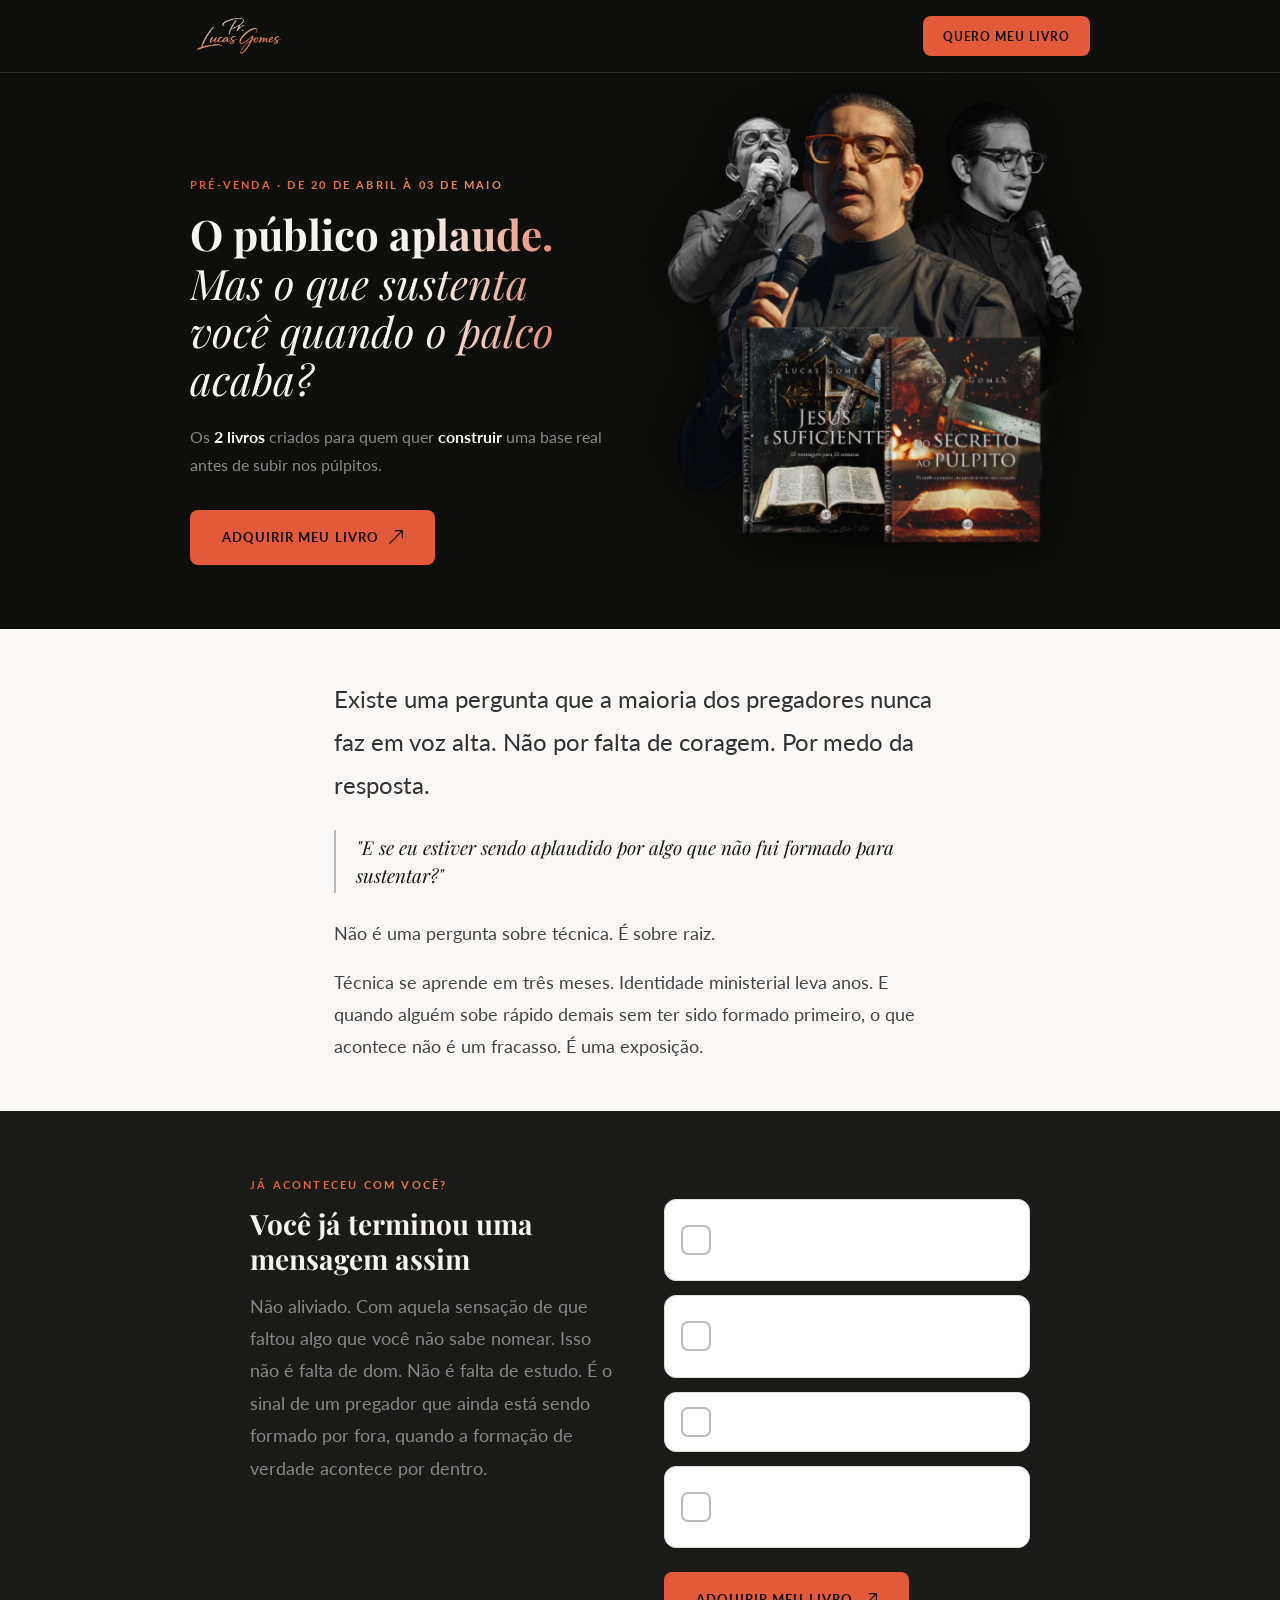
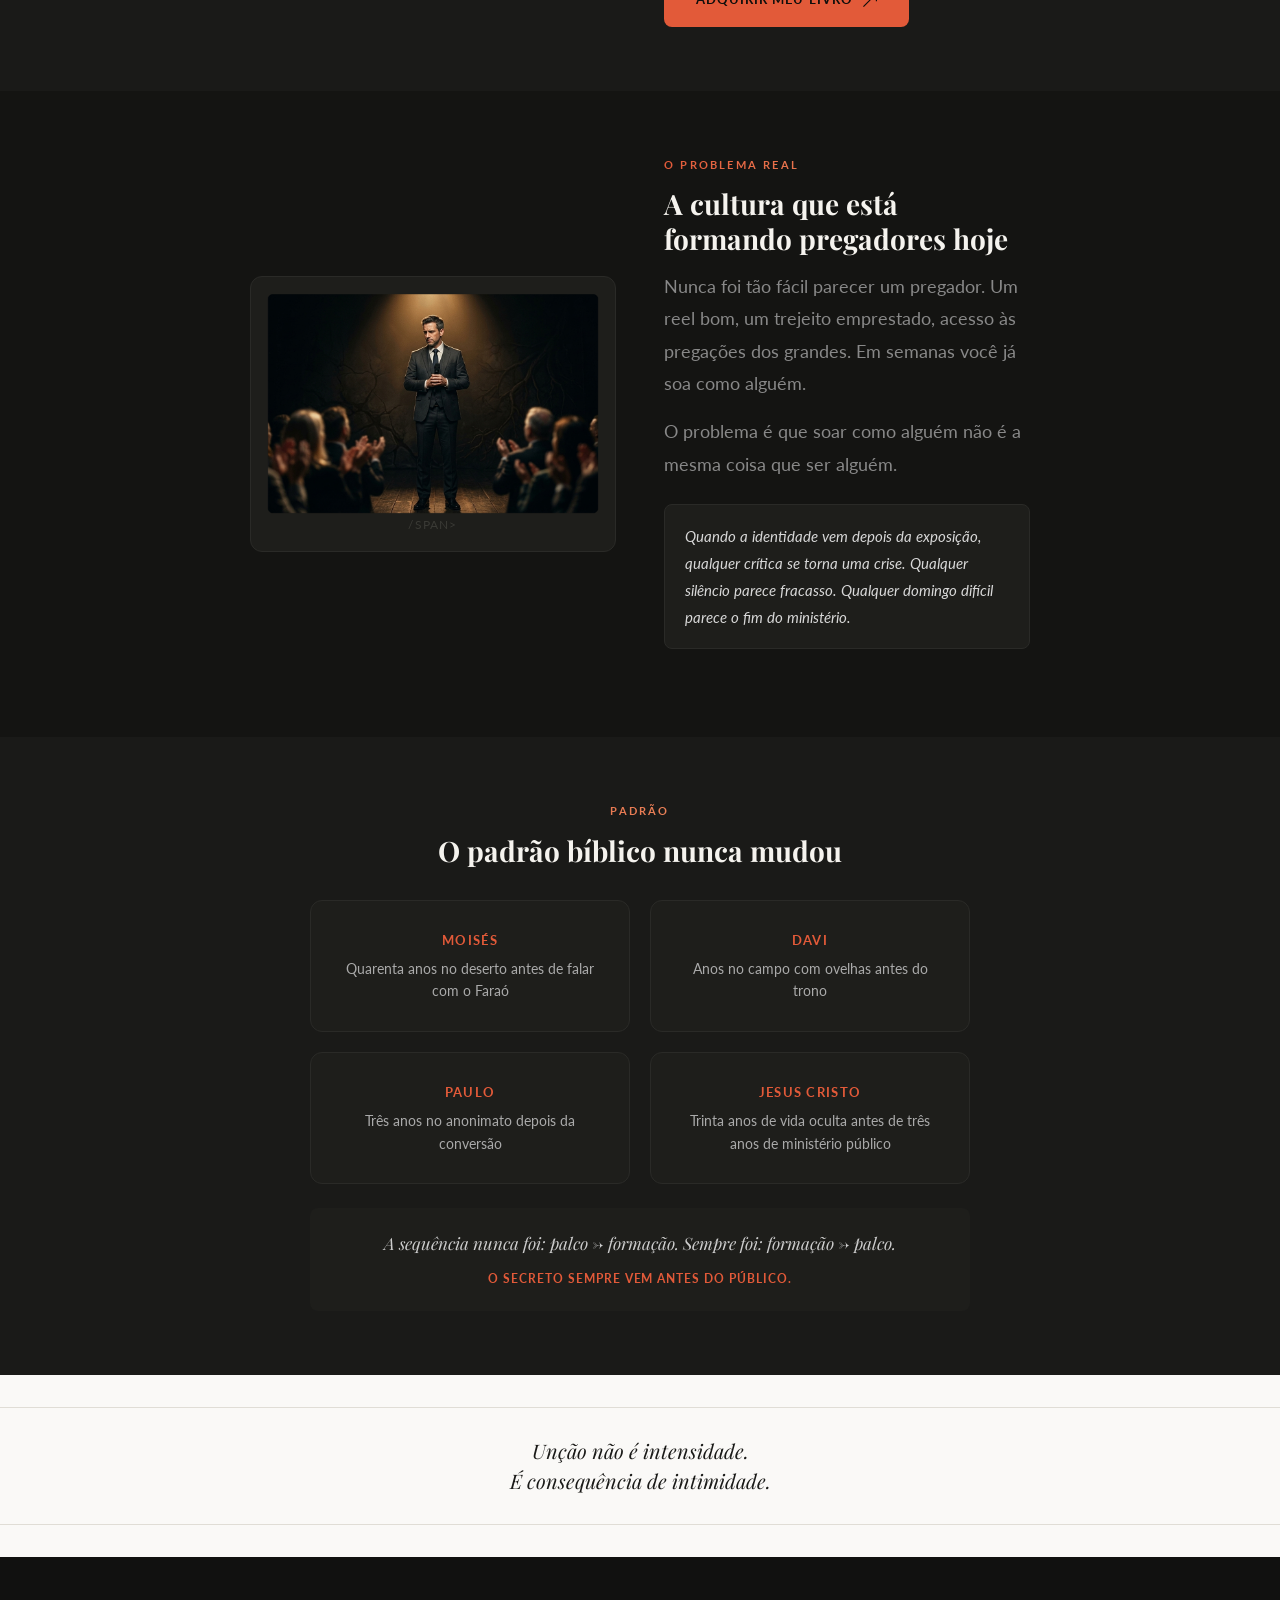
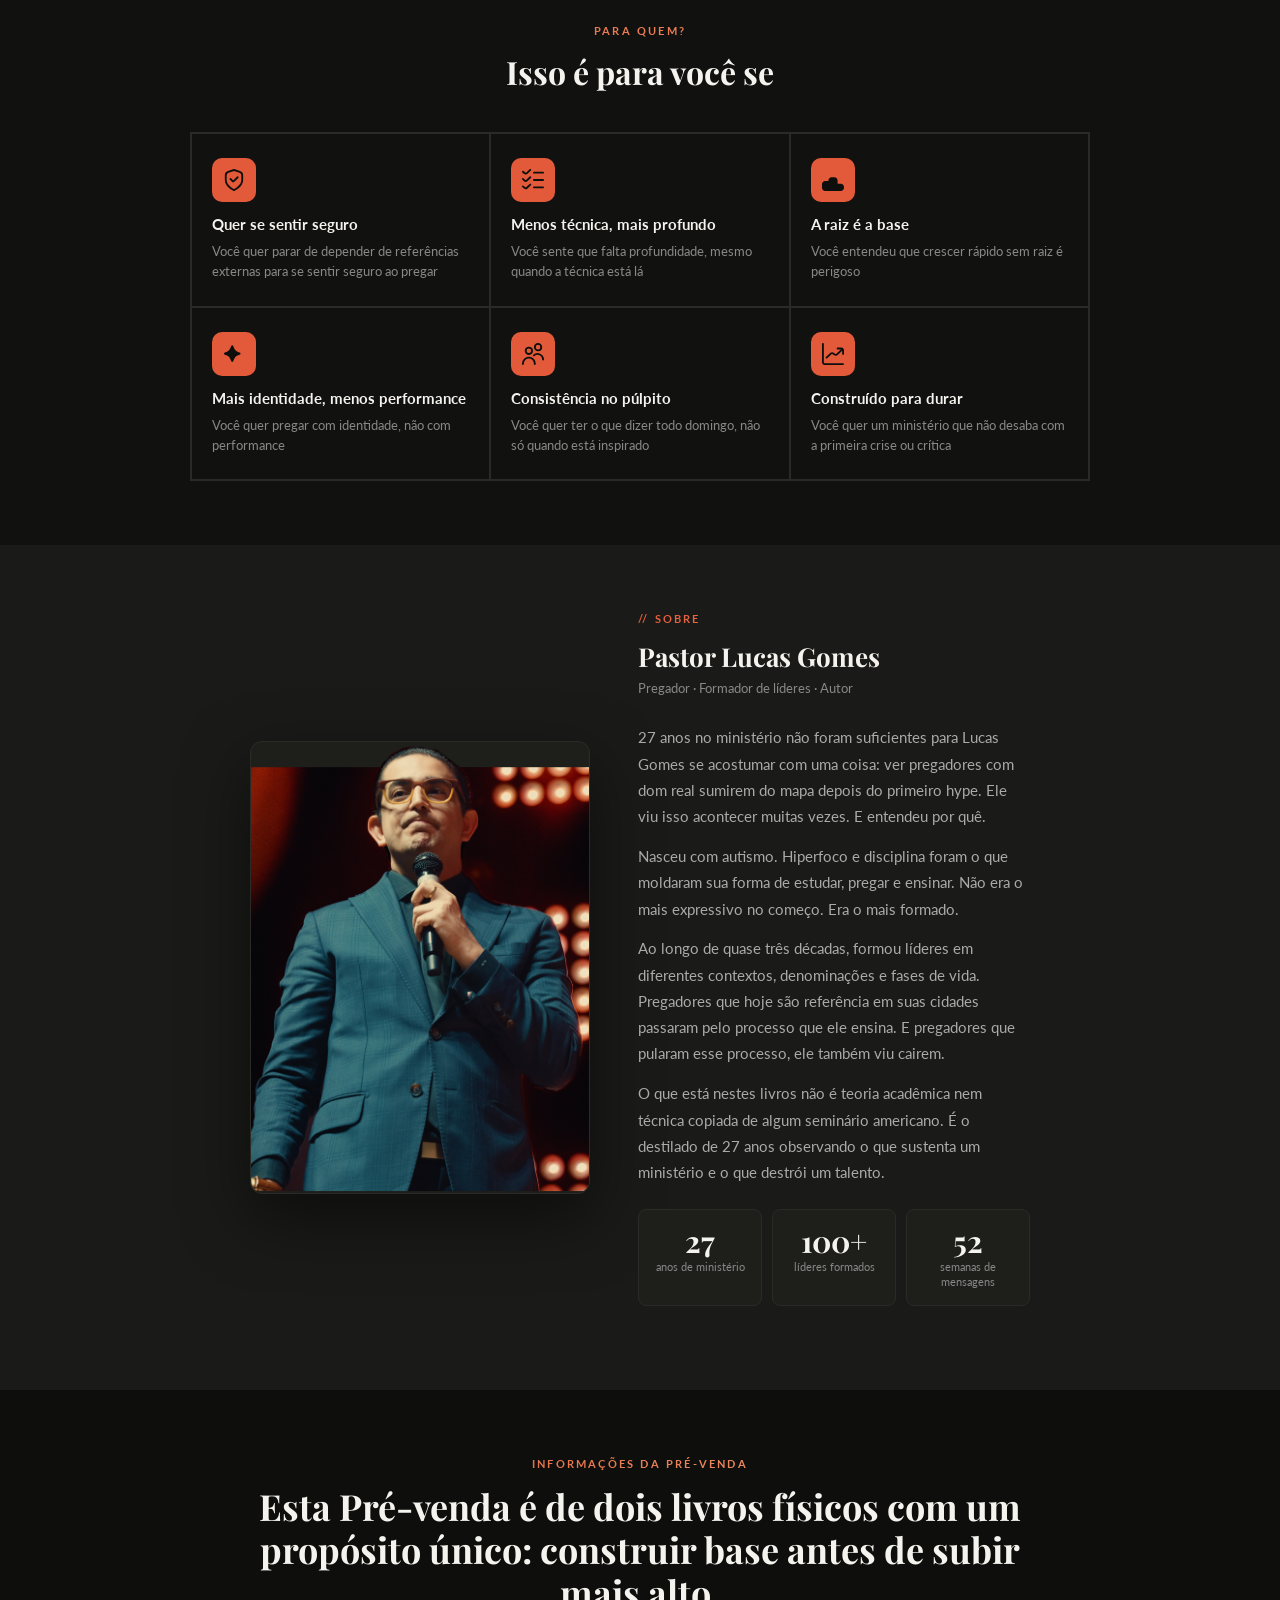
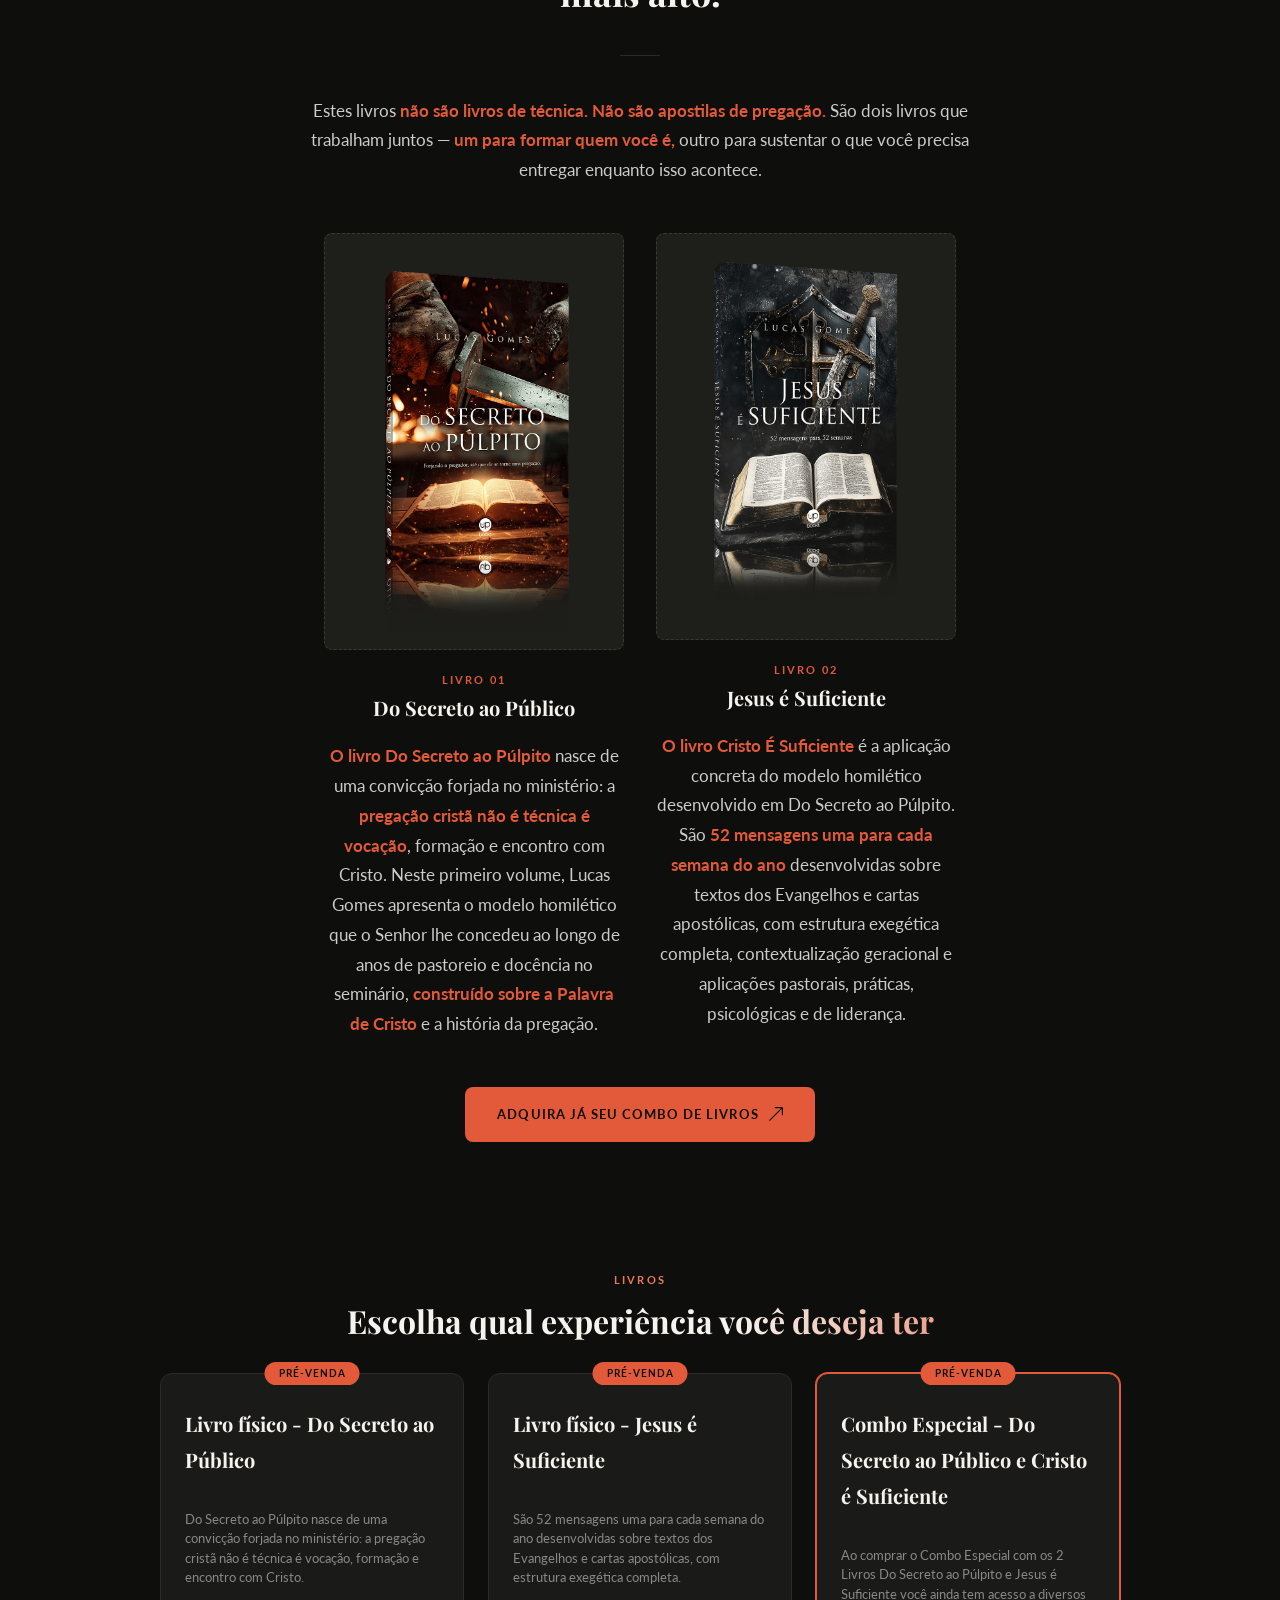
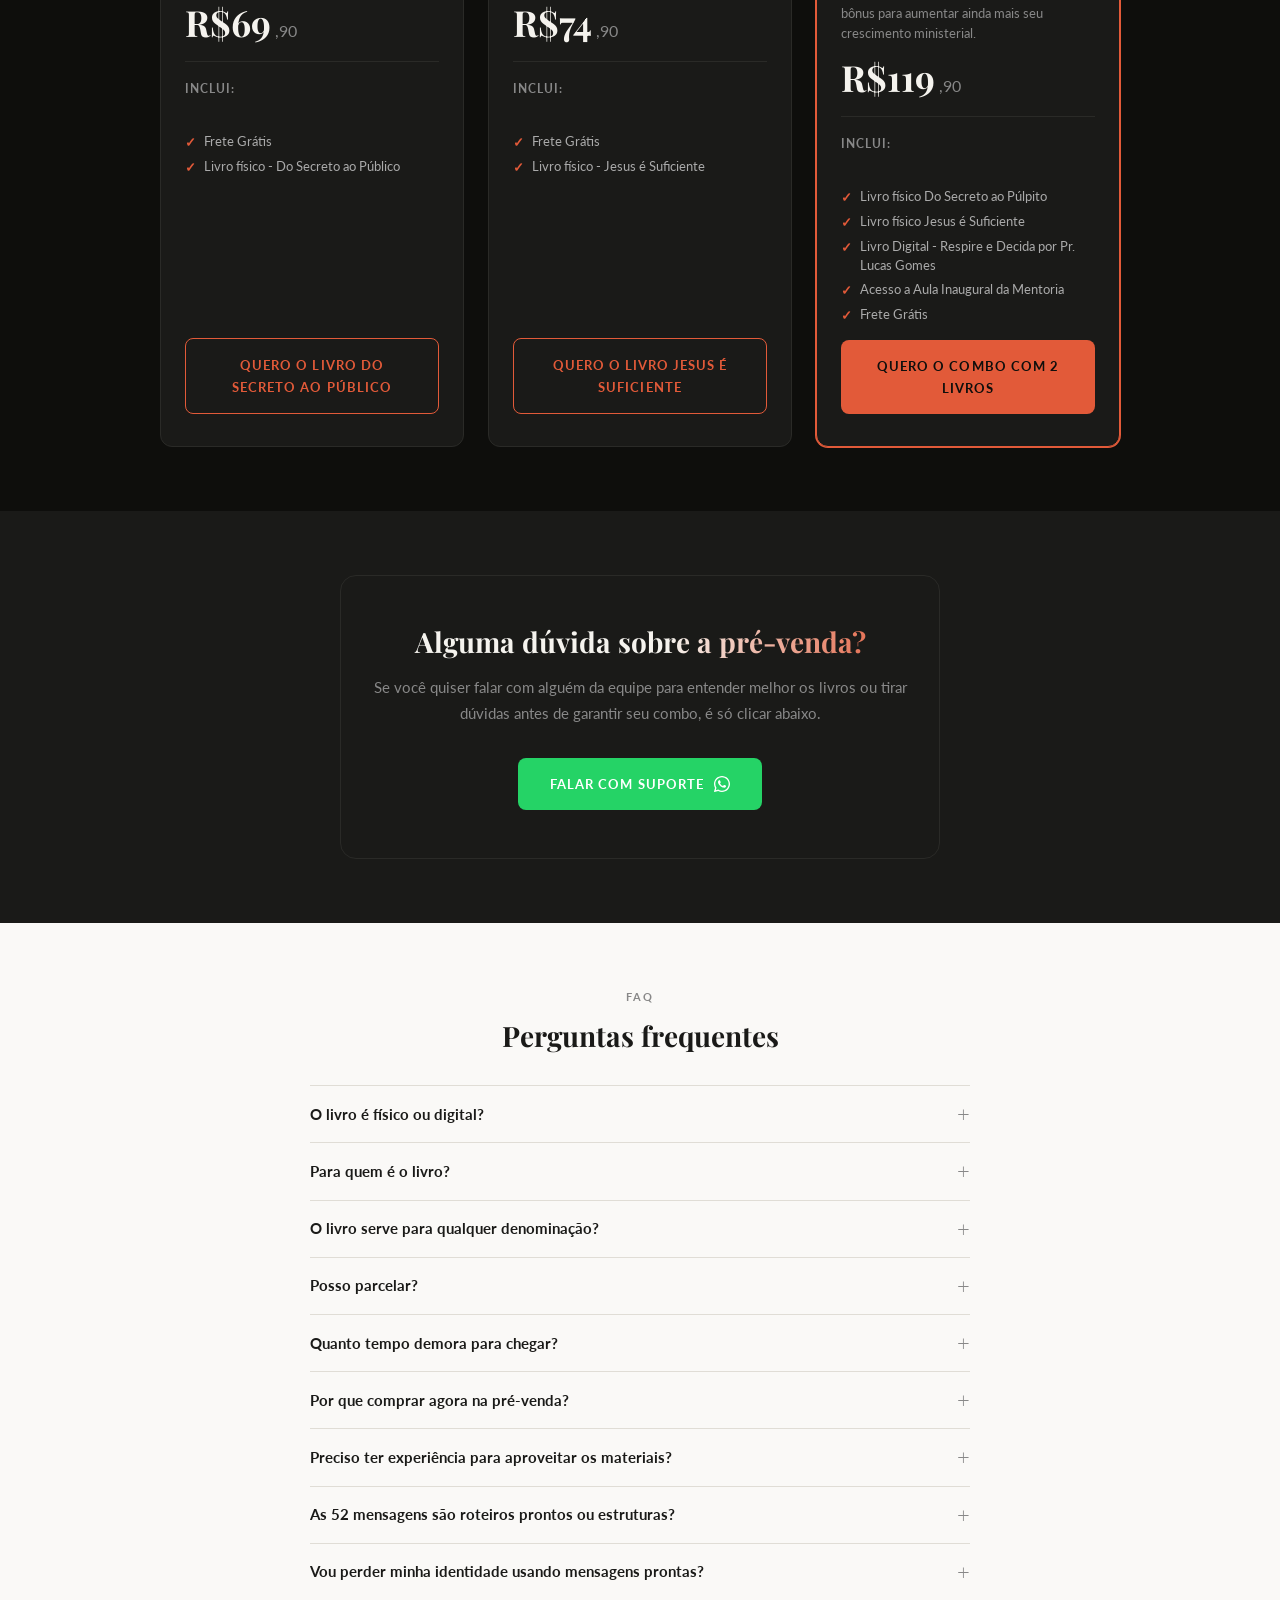
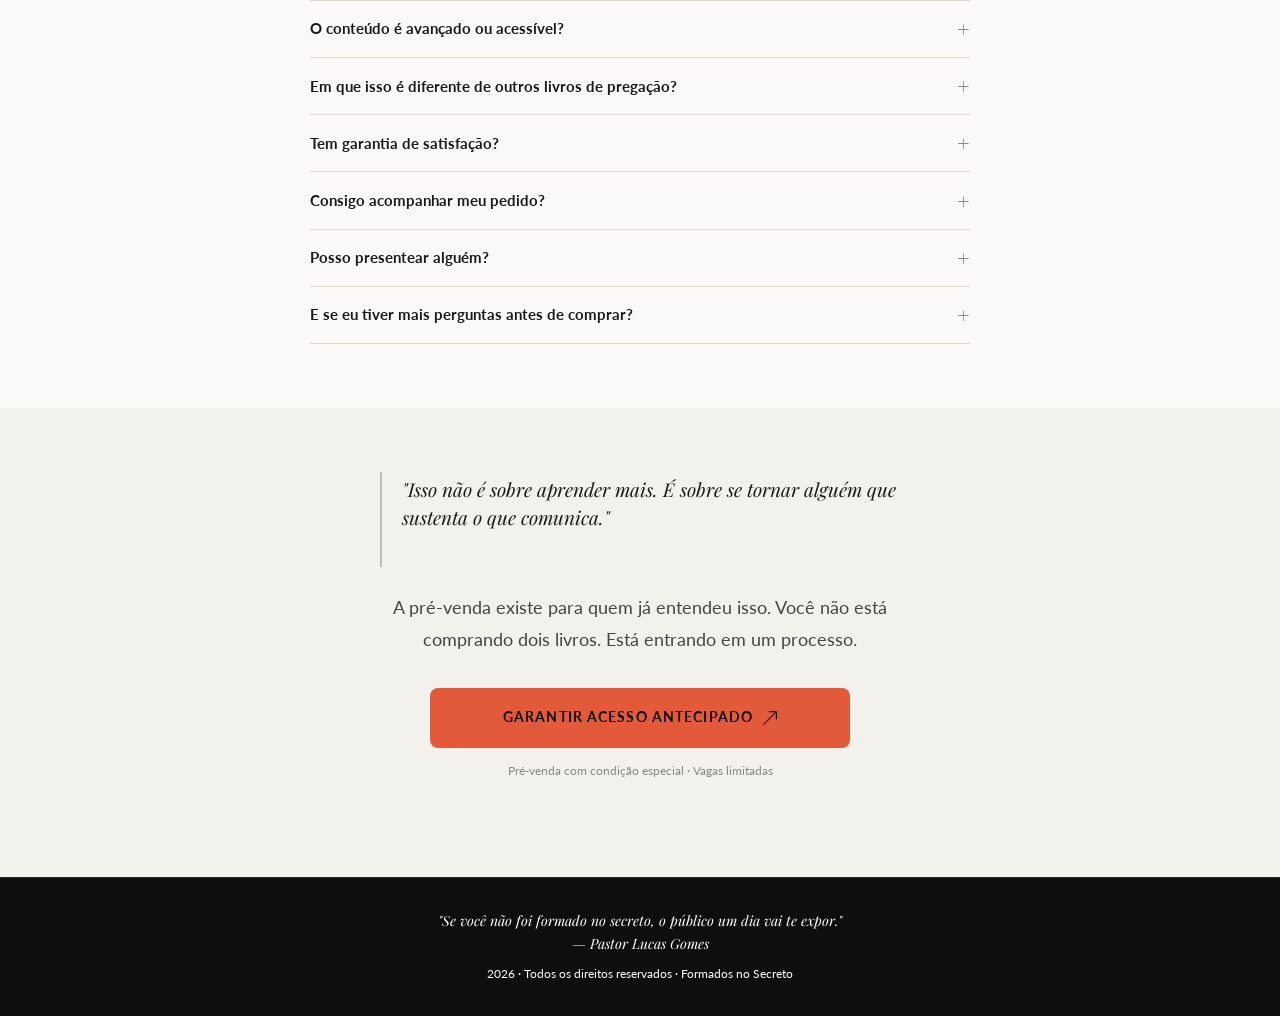
<file: formados_no_secreto_FINAL.html>
<!DOCTYPE html>
<html lang="pt-BR">
<head>
<meta charset="UTF-8">
<meta name="viewport" content="width=device-width, initial-scale=1.0">
<title>Formados no Secreto – Pré-venda</title>
<link href="https://fonts.googleapis.com/css2?family=Playfair+Display:ital,wght@0,400;0,700;1,400&family=Lato:wght@300;400;700&display=swap" rel="stylesheet">

<style>
:root {
  --cor-destaque: #e25a39;
  --cor-destaque-hover: #d67b65;
  --cor-fundo: #faf9f7;
  --cor-fundo-escuro: #0e0e0c;
  --cor-fundo-card-escuro: #1a1a18;
  --cor-fundo-card: #f3f1ec;
  --cor-texto: #1a1a18;
  --cor-texto-suave: #444;
  --cor-texto-muted: #888;
  --cor-texto-claro: #f5f3ee;
  --cor-borda: #e0ddd6;
  --cor-borda-escura: #2a2a27;
  --fonte-serif: 'Playfair Display', serif;
  --fonte-sans: 'Lato', sans-serif;
  --raio: 8px;
  --raio-lg: 12px;
}

*, *::before, *::after { box-sizing: border-box; margin: 0; padding: 0; }
html { scroll-behavior: smooth; }
body {
  font-family: var(--fonte-sans);
  font-weight: 400;
  line-height: 1.75;
  background: var(--cor-fundo);
  color: var(--cor-texto);
  overflow-x: hidden;
}
img { display: block; max-width: 100%; height: auto; }
a { color: inherit; text-decoration: none; }

.eyebrow {
  font-size: 11px;
  font-weight: 700;
  letter-spacing: 0.2em;
  text-transform: uppercase;
  display: block;
  margin-bottom: 0.75rem;
  background: linear-gradient(90deg, var(--cor-destaque) 0%, #f0a070 100%);
  -webkit-background-clip: text;
  background-clip: text;
  -webkit-text-fill-color: transparent;
}
.eyebrow--muted {
  background: none;
  -webkit-text-fill-color: var(--cor-texto-muted);
  color: var(--cor-texto-muted);
}

.section { margin-bottom: 3rem; }
.divider { width: 40px; height: 1px; background: var(--cor-borda); margin: 2.5rem auto; }

h1, h2, h3 { font-family: var(--fonte-serif); color: var(--cor-texto); }

h1 {
  font-size: clamp(35px, 5vw, 46px);
  font-weight: 700;
  line-height: 1.15;
  margin-bottom: 1.25rem;
  background: linear-gradient(90deg, #f5f3ee 60%, var(--cor-destaque) 100%);
  -webkit-background-clip: text;
  background-clip: text;
  -webkit-text-fill-color: transparent;
}
h1 em { font-style: italic; font-weight: 400; }

h2 {
  font-size: clamp(24px, 3vw, 28px);
  font-weight: 700;
  line-height: 1.25;
  margin-bottom: 0.85rem;
}
h3 { font-size: 18px; font-weight: 700; line-height: 1.3; margin-bottom: 0.5rem; }

p {
  font-size: 18px;
  color: var(--cor-texto-suave);
  line-height: 1.8;
  margin-bottom: 1rem;
}
p:last-child { margin-bottom: 0; }

/* ── NAVBAR ── */
.navbar {
  background: var(--cor-fundo-escuro);
  padding: 1rem 1.5rem;
  position: sticky;
  top: 0;
  z-index: 100;
  border-bottom: 1px solid var(--cor-borda-escura);
}
.navbar__inner {
  max-width: 900px;
  margin: 0 auto;
  display: flex;
  align-items: center;
  justify-content: space-between;
  gap: 1rem;
}
.navbar__logo { display: flex; align-items: center; line-height: 1; }
.navbar__logo img { height: 36px; width: auto; display: block; }
.navbar__cta {
  background: var(--cor-destaque);
  color: var(--cor-fundo-escuro);
  font-size: 12px;
  font-weight: 700;
  letter-spacing: 0.08em;
  text-transform: uppercase;
  padding: 0.6rem 1.25rem;
  border-radius: var(--raio);
  transition: background 0.15s;
  white-space: nowrap;
  position: relative;
  overflow: hidden;
}
.navbar__cta:hover { background: var(--cor-destaque-hover); }

/* ── SHIMMER ── */
.hero__btn, .navbar__cta, .ingresso-btn, .cta-btn {
  position: relative;
  overflow: hidden;
}
.hero__btn::after, .navbar__cta::after, .ingresso-btn::after, .cta-btn::after {
  content: '';
  position: absolute;
  top: 0; left: -100%;
  width: 60%; height: 100%;
  background: linear-gradient(90deg, transparent 0%, rgba(255,255,255,0.28) 50%, transparent 100%);
  transform: skewX(-20deg);
  animation: shimmer 2.4s ease-in-out infinite;
  pointer-events: none;
}
@keyframes shimmer {
  0%   { left: -100%; }
  60%  { left: 150%; }
  100% { left: 150%; }
}
.hero__btn:hover, .ingresso-btn:hover, .cta-btn:hover {
  transform: translateY(-1px) scale(1.02);
  box-shadow: 0 6px 24px rgba(226, 90, 57, 0.35);
  transition: all 0.2s ease-in-out;
}

/* ── TICKER ── */
.ticker {
  background: var(--cor-fundo-card-escuro);
  border-top: 1px solid var(--cor-borda-escura);
  border-bottom: 1px solid var(--cor-borda-escura);
  padding: 0.65rem 0;
  overflow: hidden;
}
.ticker__track {
  display: flex;
  gap: 3rem;
  width: max-content;
  animation: ticker-scroll 18s linear infinite;
}
.ticker__item { font-size: 12px; font-weight: 700; letter-spacing: 0.12em; text-transform: uppercase; color: var(--cor-texto-muted); white-space: nowrap; }
.ticker__item span { color: var(--cor-destaque); margin-right: 3rem; }
@keyframes ticker-scroll {
  from { transform: translateX(0); }
  to   { transform: translateX(-50%); }
}

/* ── HERO ── */
.hero {
  background: var(--cor-fundo-escuro) url('assets/images/') center/cover no-repeat;
  padding: 1rem 1.5rem 4rem;
  position: relative;
  overflow: visible;
}
.hero__inner {
  max-width: 900px;
  margin: 0 auto;
  display: grid;
  grid-template-columns: 1fr 1fr;
  gap: 3rem;
  align-items: flex-end;
}
.hero__eyebrow {
  font-size: 11px; font-weight: 700; letter-spacing: 0.2em; text-transform: uppercase;
  margin-bottom: 1rem; display: block;
  background: linear-gradient(90deg, var(--cor-destaque) 0%, #f0a070 100%);
  -webkit-background-clip: text; background-clip: text; -webkit-text-fill-color: transparent;
}
.hero__title {
  font-family: var(--fonte-serif);
  font-size: clamp(26px, 4vw, 42px);
  font-weight: 700; line-height: 1.15; margin-bottom: 1.25rem;
  background: linear-gradient(90deg, #f5f3ee 55%, var(--cor-destaque) 100%);
  -webkit-background-clip: text; background-clip: text; -webkit-text-fill-color: transparent;
}
.hero__title em { font-style: italic; font-weight: 400; }
.hero__sub { font-size: 16px; color: var(--cor-texto-muted); line-height: 1.7; margin-bottom: 2rem; }
.hero__sub strong { color: var(--cor-texto-claro); }
.hero__btn {
  display: inline-flex; align-items: center; gap: 10px;
  background: var(--cor-destaque); color: var(--cor-fundo-escuro);
  font-family: var(--fonte-sans); font-size: 13px; font-weight: 700;
  letter-spacing: 0.08em; text-transform: uppercase;
  padding: 1rem 2rem; border-radius: var(--raio);
  transition: background 0.15s, transform 0.1s;
}
.hero__btn:hover { background: var(--cor-destaque-hover); }
.hero__btn svg { width: 14px; height: 14px; fill: var(--cor-fundo-escuro); flex-shrink: 0; }

/* Imagem hero vazada — desktop */
.hero__image {
  border-radius: var(--raio-lg) var(--raio-lg) 0 0;
  overflow: visible; background: transparent; border: none;
  aspect-ratio: unset; display: flex;
  align-items: flex-end; justify-content: center;
  margin-bottom: -1px;
}
.hero__image img {
  width: 100%; height: auto; max-height: 540px;
  object-fit: contain; object-position: bottom center;
  filter: drop-shadow(0 -8px 32px rgba(0,0,0,0.5));
}

/* ── LP BODY ── */
.lp-body { max-width: 660px; margin: 0 auto; padding: 0 1.5rem; }

/* ── PULLQUOTE ── */
.pullquote { border-left: 2px solid #bbb; padding: 0.25rem 0 0.25rem 1.25rem; margin: 1.5rem 0; }
.pullquote p { font-family: var(--fonte-serif); font-size: 19px; font-style: italic; color: var(--cor-texto); line-height: 1.45; margin: 0; }

/* ── CHECKLIST ── */
.interactive-checklist { display: flex; flex-direction: column; gap: 14px; margin: 1.5rem 0; }
.icheck-item {
  display: flex; align-items: center; gap: 16px;
  padding: 14px 16px; border: 1px solid var(--cor-borda);
  border-radius: var(--raio-lg); cursor: pointer;
  transition: border-color 0.3s, background 0.3s, transform 0.3s;
  background: #fff;
}
.icheck-item:hover { border-color: var(--cor-destaque); transform: translateX(4px); }
.icheck-item.checked { border-color: var(--cor-destaque); background: rgba(201,162,39,.06); transform: translateX(8px); }
.icheck-box {
  width: 30px; height: 30px; border: 2px solid #bbb; border-radius: 7px;
  display: flex; align-items: center; justify-content: center;
  flex-shrink: 0; transition: all 0.3s; position: relative;
}
.icheck-item:hover .icheck-box { border-color: var(--cor-destaque); }
.icheck-item.checked .icheck-box { background: var(--cor-destaque); border-color: var(--cor-destaque); }
.icheck-box::after {
  content: ''; width: 8px; height: 5px;
  border-left: 2.5px solid #fff; border-bottom: 2.5px solid #fff;
  transform: rotate(-45deg) scale(0.5); opacity: 0; transition: all 0.3s;
}
.icheck-item.checked .icheck-box::after { opacity: 1; transform: rotate(-45deg) scale(1); }
.icheck-text { font-size: 15px; font-weight: 600; letter-spacing: 0.04em; color: rgba(255,255,255,.55); transition: color 0.3s; }
.icheck-item:hover .icheck-text, .icheck-item.checked .icheck-text { color: var(--cor-destaque); }

/* ── DARK SECTION ── */
.dark-section { background: var(--cor-fundo-card-escuro); padding: 4rem 1.5rem; margin: 0; }
.dark-section h2 { color: var(--cor-texto-claro); }
.dark-section p  { color: var(--cor-texto-muted); }

/* ── WARNING BOX ── */
.warning-box { background: var(--cor-fundo-card); border-radius: var(--raio); padding: 1.1rem 1.25rem; margin: 1.5rem 0; }
.warning-box p { font-size: 15px; font-style: italic; margin: 0; }

/* ── QUOTE BANNER ── */
.quote-banner { border-top: 1px solid var(--cor-borda); border-bottom: 1px solid var(--cor-borda); padding: 1.75rem 1rem; margin: 2rem 0; text-align: center; }
.quote-banner p { font-family: var(--fonte-serif); font-size: 20px; font-style: italic; color: var(--cor-texto); line-height: 1.5; margin: 0; }

/* ── PROOF GRID ── */
.proof-grid { display: grid; grid-template-columns: repeat(3, 1fr); gap: 10px; margin: 1.25rem 0; }
.proof-item { background: var(--cor-fundo-card); border-radius: var(--raio); padding: 1rem; text-align: center; }
.proof-num { font-family: var(--fonte-serif); font-size: 30px; font-weight: 700; color: var(--cor-texto); display: block; line-height: 1; margin-bottom: 4px; }
.proof-label { font-size: 11px; color: var(--cor-texto-muted); display: block; line-height: 1.3; }

/* ── PARA QUEM ── */
.paraquem-section { background: #111110; padding: 4rem 1.5rem; }
.paraquem-section .eyebrow { text-align: center; display: block; }
.paraquem-title {
  font-family: var(--fonte-serif); font-size: clamp(22px, 4vw, 32px);
  font-weight: 700; text-align: center; margin-bottom: 2.5rem;
  background: linear-gradient(90deg, #f5f3ee 60%, var(--cor-destaque) 100%);
  -webkit-background-clip: text; background-clip: text; -webkit-text-fill-color: transparent;
}
.paraquem-grid { display: grid; grid-template-columns: repeat(3, 1fr); max-width: 900px; margin: 0 auto; border: 1px solid var(--cor-borda-escura); }
.paraquem-item { border: 1px solid var(--cor-borda-escura); padding: 1.5rem 1.25rem; }
.paraquem-icon { width: 44px; height: 44px; background: var(--cor-destaque); border-radius: 10px; display: flex; align-items: center; justify-content: center; margin-bottom: 0.85rem; }
.paraquem-icon svg { width: 22px; height: 22px; fill: var(--cor-fundo-escuro); }
.paraquem-item-title { font-size: 15px; font-weight: 700; color: var(--cor-texto-claro); margin-bottom: 0.4rem; line-height: 1.3; }
.paraquem-item-desc  { font-size: 13px; color: var(--cor-texto-muted); line-height: 1.55; margin: 0; }

/* ── SOBRE ── */
.sobre-section { background: var(--cor-fundo-card-escuro); padding: 4rem 1.5rem; overflow: hidden; }
.sobre-inner { max-width: 780px; margin: 0 auto; display: grid; grid-template-columns: 340px 1fr; gap: 3rem; align-items: center; }
.sobre-photo {
  border-radius: var(--raio-lg); overflow: visible;
  border: 1px solid var(--cor-borda-escura); background: #1e1e1b;
  aspect-ratio: 3/4; margin-top: -5rem; margin-bottom: -5rem;
  box-shadow: 0 24px 64px rgba(0,0,0,0.5);
}
.sobre-photo img { width: 100%; height: 100%; object-fit: cover; object-position: top center; border-radius: var(--raio-lg); }
.sobre-name {
  font-family: var(--fonte-serif); font-size: 26px; font-weight: 700; margin-bottom: 0.25rem;
  background: linear-gradient(90deg, #f5f3ee 60%, var(--cor-destaque) 100%);
  -webkit-background-clip: text; background-clip: text; -webkit-text-fill-color: transparent;
}
.sobre-role { font-size: 13px; color: var(--cor-texto-muted); margin-bottom: 1.5rem; }
.sobre-bio p { font-size: 15px; color: #aaa; line-height: 1.75; margin-bottom: 0.85rem; }
.sobre-bio p:last-child { margin-bottom: 0; }

/* ── PRÉ-VENDA INFO ── */
.prevenda-info-section { background: var(--cor-fundo-escuro); padding: 4rem 1.5rem; }
.prevenda-info-inner { max-width: 780px; margin: 0 auto; }
.prevenda-info-section .divider { background: var(--cor-borda-escura); }
.prevenda-info-desc { font-size: 17px; color: #ccc; text-align: center; max-width: 680px; margin: 0 auto 3rem; line-height: 1.75; }
.prevenda-info-desc strong { color: var(--cor-destaque); font-weight: 700; }
.books-grid { display: flex; gap: 2rem; justify-content: center; flex-wrap: wrap; margin-bottom: 3rem; }
.book-item { display: flex; flex-direction: column; align-items: center; gap: 1.25rem; flex: 0 1 300px; min-width: 200px; }
.book-img { width: 100%; aspect-ratio: 3/4; object-fit: cover; border-radius: var(--raio); border: 1px solid var(--cor-borda-escura); }
.book-img-placeholder {
  width: 100%; aspect-ratio: 3/4; background: #1e1e1b;
  border: 1px dashed #3a3a35; border-radius: var(--raio);
  display: flex; align-items: center; justify-content: center;
  color: #3a3a35; font-size: 12px; letter-spacing: 0.1em;
  text-transform: uppercase; text-align: center; padding: 1rem;
}
.book-meta { text-align: center; }
.book-meta-num { font-size: 11px; font-weight: 700; letter-spacing: 0.18em; text-transform: uppercase; color: var(--cor-destaque); display: block; margin-bottom: 6px; }
.book-meta-name { font-family: var(--fonte-serif); font-size: 20px; font-weight: 700; color: var(--cor-texto-claro); line-height: 1.3; margin: 0; }

/* ── LIVROS / PRICING ── */
.livros-section { padding: 4rem 1.5rem; background: var(--cor-fundo-escuro); }
.livros-inner { max-width: 960px; margin: 0 auto; }
.livros-grid { display: grid; grid-template-columns: repeat(3, 1fr); gap: 1.5rem; margin-top: 2rem; }
.ingresso-card { background: #1a1a18; border: 1px solid var(--cor-borda-escura); border-radius: var(--raio-lg); padding: 2rem 1.5rem; position: relative; display: flex; flex-direction: column; gap: 1rem; }
.ingresso-card--destaque { border-color: var(--cor-destaque); box-shadow: 0 0 0 1px var(--cor-destaque); }
.ingresso-badge { position: absolute; top: -12px; left: 50%; transform: translateX(-50%); background: var(--cor-destaque); color: var(--cor-fundo-escuro); font-size: 10px; font-weight: 700; letter-spacing: 0.1em; text-transform: uppercase; padding: 3px 14px; border-radius: 20px; white-space: nowrap; }
.ingresso-title { font-family: var(--fonte-serif); font-size: 20px; font-weight: 700; color: var(--cor-texto-claro); }
.ingresso-desc  { font-size: 13px; color: var(--cor-texto-muted); line-height: 1.5; margin: 0; }
.ingresso-price-label { font-size: 11px; font-weight: 700; letter-spacing: 0.08em; text-transform: uppercase; color: var(--cor-texto-muted); }
.ingresso-price { display: flex; align-items: baseline; gap: 4px; }
.ingresso-price .valor { font-family: var(--fonte-serif); font-size: 36px; font-weight: 700; color: var(--cor-texto-claro); line-height: 1; }
.ingresso-price .cents { font-size: 16px; color: var(--cor-texto-muted); }
.ingresso-avista { font-size: 12px; color: var(--cor-texto-muted); margin-top: 4px; }
.ingresso-divider { width: 100%; height: 1px; background: var(--cor-borda-escura); }
.ingresso-includes { font-size: 12px; color: var(--cor-texto-muted); font-weight: 700; letter-spacing: 0.08em; text-transform: uppercase; }
.ingresso-list { list-style: none; padding: 0; margin: 0; display: flex; flex-direction: column; gap: 6px; }
.ingresso-list li { display: flex; align-items: flex-start; gap: 8px; font-size: 13px; color: #aaa; line-height: 1.4; }
.ingresso-list li::before { content: '✓'; color: var(--cor-destaque); font-weight: 700; flex-shrink: 0; margin-top: 1px; }
.ingresso-btn { display: block; background: var(--cor-destaque); color: var(--cor-fundo-escuro); font-family: var(--fonte-sans); font-size: 13px; font-weight: 700; letter-spacing: 0.08em; text-transform: uppercase; padding: 0.9rem 1.5rem; border-radius: var(--raio); text-align: center; margin-top: auto; transition: background 0.15s; }
.ingresso-btn:hover { background: var(--cor-destaque-hover); }
.ingresso-btn--outline { background: transparent; border: 1px solid var(--cor-destaque); color: var(--cor-destaque); }
.ingresso-btn--outline:hover { background: rgba(201,162,39,.1); }

/* ── SUPORTE ── */
.suporte-section { padding: 4rem 1.5rem; background: var(--cor-fundo-card-escuro); }

/* ── FAQ ── */
.faq-section { padding: 4rem 1.5rem; }
.faq-inner { max-width: 660px; margin: 0 auto; }
.faq-item { border-bottom: 1px solid var(--cor-borda); overflow: hidden; }
.faq-item:first-of-type { border-top: 1px solid var(--cor-borda); }
.faq-q { width: 100%; background: none; border: none; text-align: left; padding: 1.1rem 2rem 1.1rem 0; font-family: var(--fonte-sans); font-size: 15px; font-weight: 700; color: var(--cor-texto); cursor: pointer; position: relative; line-height: 1.4; }
.faq-q::after { content: '+'; position: absolute; right: 0; top: 50%; transform: translateY(-50%); font-size: 22px; font-weight: 300; color: var(--cor-texto-muted); transition: transform 0.2s; }
.faq-item.open .faq-q::after { transform: translateY(-50%) rotate(45deg); }
.faq-a { font-size: 14px; color: var(--cor-texto-suave); line-height: 1.7; max-height: 0; overflow: hidden; transition: max-height 0.3s ease, padding 0.2s; }
.faq-item.open .faq-a { max-height: 400px; padding-bottom: 1.1rem; }

/* ── CTA FINAL ── */
.cta-final { background: var(--cor-fundo-card); padding: 4rem 1.5rem; text-align: center; }
.cta-final .pullquote { display: inline-block; text-align: left; max-width: 520px; margin: 0 auto 1.5rem; }
.cta-final p { max-width: 500px; margin: 0 auto 2rem; }
.cta-btn-wrap { display: flex; flex-direction: column; align-items: center; gap: 0.75rem; }
.cta-btn { display: inline-flex; align-items: center; justify-content: center; gap: 10px; background: var(--cor-destaque); color: var(--cor-fundo-escuro); font-family: var(--fonte-sans); font-size: 14px; font-weight: 700; letter-spacing: 0.08em; text-transform: uppercase; padding: 1.1rem 3rem; border-radius: var(--raio); transition: background 0.15s, transform 0.1s; width: 100%; max-width: 420px; }
.cta-btn:hover { background: var(--cor-destaque-hover); transform: translateY(-1px); }
.cta-btn svg { width: 14px; height: 14px; fill: var(--cor-fundo-escuro); }
.cta-sub { font-size: 12px; color: var(--cor-texto-muted); margin: 0; }

/* ── FOOTER ── */
footer { background: var(--cor-fundo-escuro); padding: 2rem 1.5rem; text-align: center; border-top: 1px solid var(--cor-borda-escura); }
footer p { font-family: var(--fonte-serif); font-style: italic; font-size: 14px; color: #ffffff !important; max-width: 440px; margin: 0 auto 0.5rem; line-height: 1.6; }
footer small { font-size: 12px; color: #ffffff !important; display: block; }

/* ── LAZY FADE ── */
.lazy-fade { opacity: 0; transform: translateY(18px); transition: opacity 0.5s ease, transform 0.5s ease; }
.lazy-fade.visible { opacity: 1; transform: translateY(0); }

/* ============================================================
   RESPONSIVO — BREAKPOINTS DESKTOP
   ============================================================ */
@media (max-width: 780px) {
  .livros-grid { grid-template-columns: 1fr 1fr; }
}
@media (max-width: 640px) {
  .sobre-inner { grid-template-columns: 1fr; }
  .sobre-photo { max-width: 100%; margin: 0 auto 1.5rem; aspect-ratio: 1; overflow: hidden; }
}
@media (max-width: 560px) {
  .livros-grid { grid-template-columns: 1fr; }
  .paraquem-grid { grid-template-columns: 1fr 1fr; }
}
@media (max-width: 380px) {
  .paraquem-grid { grid-template-columns: 1fr; }
}

/* ============================================================
   MOBILE — bloco único, sem duplicatas
   ============================================================ */
@media (max-width: 680px) {

  /* Hero: copy em cima, imagem abaixo do botão */
  .hero {
    padding: 3rem 1.5rem 0;
  }
  .hero__inner {
    grid-template-columns: 1fr;
    grid-template-rows: auto auto;
    gap: 2rem;
  }
  .hero__copy { order: 1; }
  .hero__image {
    display: flex;
    order: 2;
    margin-top: 0;
    margin-bottom: 0;
    max-height: 380px;
    overflow: hidden;
    align-items: flex-end;
    justify-content: center;
  }
  .hero__image img {
    max-height: 380px;
    object-fit: contain;
    object-position: bottom center;
  }

  /* "Já aconteceu com você?" — coluna única */
  .dark-two-col {
    grid-template-columns: 1fr !important;
  }

  /* "O Problema Real" — foto sobe no mobile */
  .problema-grid {
    grid-template-columns: 1fr !important;
  }
  .problema-foto {
    order: -1 !important;
  }

  /* Padding geral */
  .dark-section,
  .prevenda-info-section,
  .paraquem-section,
  .sobre-section,
  .livros-section,
  .faq-section {
    padding: 3rem 1rem;
  }
  .lp-body { padding: 0 1rem; }
  .proof-num { font-size: 24px; }
}
</style>
</head>
<body>

<!-- NAVBAR -->
<nav class="navbar">
  <div class="navbar__inner">
    <a href="#" class="navbar__logo">
      <img src="assets/images/prlucasgomes.png" alt="Pr. Lucas Gomes">
    </a>
    <a href="#livros" class="navbar__cta">Quero meu livro</a>
  </div>
</nav>



<!-- HERO -->
<section class="hero">
  <div class="hero__inner">
    <div class="hero__copy">
      <span class="hero__eyebrow">Pré-venda · De 20 de Abril à 03 de Maio</span>
      <h1 class="hero__title">
        O público aplaude.<br>
        <em>Mas o que sustenta você quando o palco acaba?</em>
      </h1>
      <p class="hero__sub">
        Os <strong>2 livros</strong> criados para quem quer <strong>construir</strong> uma base real antes de subir nos púlpitos.
      </p>
      <a href="#livros" class="hero__btn">
        Adquirir meu livro
        <svg viewBox="0 0 24 24" xmlns="http://www.w3.org/2000/svg"><path d="M24,2V14h-2V3.414L1.457,23.957,.043,22.543,20.586,2H10V0h12c1.103,0,2,.897,2,2Z"/></svg>
      </a>
    </div>
    <div class="hero__image">
      <img src="assets/images/hero-prlucasgomes2.png" alt="Formados no Secreto">
    </div>
  </div>
</section>

<!-- LP BODY -->
<div class="lp-body">
  <section class="section" style="padding-top:3rem;">
    <p style="font-size:24px;color:#333;">
      Existe uma pergunta que a maioria dos pregadores nunca faz em voz alta. Não por falta de coragem. Por medo da resposta.
    </p>
    <div class="pullquote">
      <p>"E se eu estiver sendo aplaudido por algo que não fui formado para sustentar?"</p>
    </div>
    <p>Não é uma pergunta sobre técnica. É sobre raiz.</p>
    <p>Técnica se aprende em três meses. Identidade ministerial leva anos. E quando alguém sobe rápido demais sem ter sido formado primeiro, o que acontece não é um fracasso. É uma exposição.</p>
  </section>
</div>

<!-- JÁ ACONTECEU COM VOCÊ? — dark-two-col para mobile rule -->
<section class="dark-section">
  <div class="dark-two-col" style="max-width:780px;margin:0 auto;display:grid;grid-template-columns:1fr 1fr;gap:3rem;align-items:start;">
    <div>
      <span class="eyebrow">Já aconteceu com você?</span>
      <h2>Você já terminou uma mensagem assim</h2>
      <p>Não aliviado. Com aquela sensação de que faltou algo que você não sabe nomear. Isso não é falta de dom. Não é falta de estudo. É o sinal de um pregador que ainda está sendo formado por fora, quando a formação de verdade acontece por dentro.</p>
    </div>
    <div>
      <div class="interactive-checklist" id="checklist">
        <div class="icheck-item"><div class="icheck-box"></div><span class="icheck-text">A mensagem saiu "certa" mas não foi você quem pregou</span></div>
        <div class="icheck-item"><div class="icheck-box"></div><span class="icheck-text">Você copiou o jeito de alguém sem perceber</span></div>
        <div class="icheck-item"><div class="icheck-box"></div><span class="icheck-text">A aprovação veio, mas não encheu</span></div>
        <div class="icheck-item"><div class="icheck-box"></div><span class="icheck-text">Você ficou inseguro antes mesmo de abrir a Bíblia</span></div>
      </div>
      <div style="margin-top:1.5rem;">
        <a href="#livros" class="hero__btn">
          Adquirir meu livro
          <svg viewBox="0 0 24 24" xmlns="http://www.w3.org/2000/svg"><path d="M24,2V14h-2V3.414L1.457,23.957,.043,22.543,20.586,2H10V0h12c1.103,0,2,.897,2,2Z"/></svg>
        </a>
      </div>
    </div>
  </div>
</section>

<!-- O PROBLEMA REAL — problema-grid e problema-foto para mobile rule -->
<section class="dark-section" style="background:#141412;">
  <div class="problema-grid" style="max-width:780px;margin:0 auto;display:grid;grid-template-columns:1fr 1fr;gap:3rem;align-items:center;">
    <div class="problema-foto" style="background:#1e1e1b;border-radius:12px;border:1px solid #2a2a27;aspect-ratio:4/3;display:flex;align-items:center;justify-content:center;">
      <span style="font-size:12px;color:#3a3a35;letter-spacing:.1em;text-transform:uppercase;text-align:center;padding:1rem;"><img src="assets/images/1024x683.png" alt="Pastor Lucas Gomes">/span>
    </div>
    <div>
      <span class="eyebrow">O problema real</span>
      <h2>A cultura que está formando pregadores hoje</h2>
      <p>Nunca foi tão fácil parecer um pregador. Um reel bom, um trejeito emprestado, acesso às pregações dos grandes. Em semanas você já soa como alguém.</p>
      <p>O problema é que soar como alguém não é a mesma coisa que ser alguém.</p>
      <div class="warning-box" style="background:#1e1e1b;border:1px solid #2a2a27;">
        <p style="color:#d8d8d8;">Quando a identidade vem depois da exposição, qualquer crítica se torna uma crise. Qualquer silêncio parece fracasso. Qualquer domingo difícil parece o fim do ministério.</p>
      </div>
    </div>
  </div>
</section>

<!-- PADRÃO BÍBLICO -->
<section class="dark-section">
  <div style="max-width:660px;margin:0 auto;">
    <span class="eyebrow" style="text-align:center;display:block;">Padrão</span>
    <h2 style="text-align:center;margin-bottom:2rem;color:var(--cor-texto-claro);">O padrão bíblico nunca mudou</h2>
    <div style="display:grid;grid-template-columns:1fr 1fr;gap:1.25rem;margin-bottom:1.5rem;">
      <div style="background:#1e1e1b;border:1px solid #2a2a27;border-radius:12px;padding:1.75rem 1.5rem;text-align:center;">
        <p style="font-size:13px;font-weight:700;color:var(--cor-destaque);letter-spacing:.1em;text-transform:uppercase;margin-bottom:6px;">Moisés</p>
        <p style="font-size:14px;color:#aaa;margin:0;line-height:1.6;">Quarenta anos no deserto antes de falar com o Faraó</p>
      </div>
      <div style="background:#1e1e1b;border:1px solid #2a2a27;border-radius:12px;padding:1.75rem 1.5rem;text-align:center;">
        <p style="font-size:13px;font-weight:700;color:var(--cor-destaque);letter-spacing:.1em;text-transform:uppercase;margin-bottom:6px;">Davi</p>
        <p style="font-size:14px;color:#aaa;margin:0;line-height:1.6;">Anos no campo com ovelhas antes do trono</p>
      </div>
      <div style="background:#1e1e1b;border:1px solid #2a2a27;border-radius:12px;padding:1.75rem 1.5rem;text-align:center;">
        <p style="font-size:13px;font-weight:700;color:var(--cor-destaque);letter-spacing:.1em;text-transform:uppercase;margin-bottom:6px;">Paulo</p>
        <p style="font-size:14px;color:#aaa;margin:0;line-height:1.6;">Três anos no anonimato depois da conversão</p>
      </div>
      <div style="background:#1e1e1b;border:1px solid #2a2a27;border-radius:12px;padding:1.75rem 1.5rem;text-align:center;">
        <p style="font-size:13px;font-weight:700;color:var(--cor-destaque);letter-spacing:.1em;text-transform:uppercase;margin-bottom:6px;">Jesus Cristo</p>
        <p style="font-size:14px;color:#aaa;margin:0;line-height:1.6;">Trinta anos de vida oculta antes de três anos de ministério público</p>
      </div>
    </div>
    <div style="background:#1e1e1b;border-radius:8px;padding:1.25rem;text-align:center;">
      <p style="font-family:var(--fonte-serif);font-style:italic;font-size:17px;color:#ccc;margin:0 0 .25rem;">A sequência nunca foi: palco → formação. Sempre foi: formação → palco.</p>
      <span style="font-size:12px;color:var(--cor-destaque);letter-spacing:.08em;text-transform:uppercase;font-weight:700;">O secreto sempre vem antes do público.</span>
    </div>
  </div>
</section>

<!-- BANNER -->
<div class="quote-banner">
  <p>Unção não é intensidade.<br>É consequência de intimidade.</p>
</div>

<!-- PARA QUEM -->
<section class="paraquem-section" id="paraquem">
  <span class="eyebrow">Para quem?</span>
  <h2 class="paraquem-title">Isso é para você se</h2>
  <div class="paraquem-grid">
    <div class="paraquem-item">
      <div class="paraquem-icon"><svg viewBox="0 0 24 24" xmlns="http://www.w3.org/2000/svg"><path d="M18.581,2.14,12.316.051a1,1,0,0,0-.632,0L5.419,2.14A4.993,4.993,0,0,0,2,6.883V12c0,7.563,9.2,11.74,9.594,11.914a1,1,0,0,0,.812,0C12.8,23.74,22,19.563,22,12V6.883A4.993,4.993,0,0,0,18.581,2.14ZM20,12c0,5.455-6.319,9.033-8,9.889-1.683-.853-8-4.42-8-9.889V6.883A3,3,0,0,1,6.052,4.037L12,2.054l5.948,1.983A3,3,0,0,1,20,6.883Z"/><path d="M15.3,8.3,11.112,12.5,8.868,10.16a1,1,0,1,0-1.441,1.386l2.306,2.4a1.872,1.872,0,0,0,1.345.6h.033a1.873,1.873,0,0,0,1.335-.553l4.272-4.272A1,1,0,0,0,15.3,8.3Z"/></svg></div>
      <p class="paraquem-item-title">Quer se sentir seguro</p>
      <p class="paraquem-item-desc">Você quer parar de depender de referências externas para se sentir seguro ao pregar</p>
    </div>
    <div class="paraquem-item">
      <div class="paraquem-icon"><svg viewBox="0 0 24 24" xmlns="http://www.w3.org/2000/svg"><path d="m4 6a2.982 2.982 0 0 1 -2.122-.879l-1.544-1.374a1 1 0 0 1 1.332-1.494l1.585 1.414a1 1 0 0 0 1.456.04l3.604-3.431a1 1 0 0 1 1.378 1.448l-3.589 3.414a2.964 2.964 0 0 1 -2.1.862zm20-2a1 1 0 0 0 -1-1h-10a1 1 0 0 0 0 2h10a1 1 0 0 0 1-1zm-17.9 9.138 3.589-3.414a1 1 0 1 0 -1.378-1.448l-3.6 3.431a1.023 1.023 0 0 1 -1.414 0l-1.59-1.585a1 1 0 0 0 -1.414 1.414l1.585 1.585a3 3 0 0 0 4.226.017zm17.9-1.138a1 1 0 0 0 -1-1h-10a1 1 0 0 0 0 2h10a1 1 0 0 0 1-1zm-17.9 9.138 3.585-3.414a1 1 0 1 0 -1.378-1.448l-3.6 3.431a1 1 0 0 1 -1.456-.04l-1.585-1.414a1 1 0 0 0 -1.332 1.494l1.544 1.374a3 3 0 0 0 4.226.017zm17.9-1.138a1 1 0 0 0 -1-1h-10a1 1 0 0 0 0 2h10a1 1 0 0 0 1-1z"/></svg></div>
      <p class="paraquem-item-title">Menos técnica, mais profundo</p>
      <p class="paraquem-item-desc">Você sente que falta profundidade, mesmo quando a técnica está lá</p>
    </div>
    <div class="paraquem-item">
      <div class="paraquem-icon"><svg viewBox="0 0 24 24" xmlns="http://www.w3.org/2000/svg"><path d="M20.5,16h-3.5v-3.5c0-1.93-1.57-3.5-3.5-3.5h-3c-1.93,0-3.5,1.57-3.5,3.5v.5h-3.5c-1.93,0-3.5,1.57-3.5,3.5v4c0,1.93,1.57,3.5,3.5,3.5h17c1.93,0,3.5-1.57,3.5-3.5v-1c0-1.93-1.57-3.5-3.5-3.5z"/></svg></div>
      <p class="paraquem-item-title">A raiz é a base</p>
      <p class="paraquem-item-desc">Você entendeu que crescer rápido sem raiz é perigoso</p>
    </div>
    <div class="paraquem-item">
      <div class="paraquem-icon"><svg viewBox="0 0 24 24" xmlns="http://www.w3.org/2000/svg"><path d="M19.134,11.569c0-.376-.211-.721-.547-.892-.86-.438-1.781-.841-2.813-1.233-1.706-.654-2.949-1.916-3.595-3.645-.387-1.049-.785-1.983-1.216-2.855-.169-.34-.517-.556-.896-.556s-.729,.216-.896,.557c-.43,.869-.827,1.803-1.214,2.85-.646,1.732-1.89,2.994-3.593,3.647-1.038,.395-1.96,.798-2.817,1.235-.335,.17-.546,.515-.546,.891s.211,.721,.547,.892c.862,.438,1.783,.842,2.813,1.232,1.706,.654,2.949,1.916,3.595,3.646,.389,1.053,.786,1.985,1.215,2.854,.169,.341,.516,.557,.896,.557s.728-.216,.896-.557c.431-.869,.828-1.803,1.214-2.851,.647-1.732,1.892-2.994,3.593-3.647,1.034-.392,1.955-.795,2.817-1.233,.336-.171,.547-.515,.547-.892z"/></svg></div>
      <p class="paraquem-item-title">Mais identidade, menos performance</p>
      <p class="paraquem-item-desc">Você quer pregar com identidade, não com performance</p>
    </div>
    <div class="paraquem-item">
      <div class="paraquem-icon"><svg viewBox="0 0 24 24" xmlns="http://www.w3.org/2000/svg"><path d="m7.5 13a4.5 4.5 0 1 1 4.5-4.5 4.505 4.505 0 0 1 -4.5 4.5zm0-7a2.5 2.5 0 1 0 2.5 2.5 2.5 2.5 0 0 0 -2.5-2.5zm7.5 17v-.5a7.5 7.5 0 0 0 -15 0v.5a1 1 0 0 0 2 0v-.5a5.5 5.5 0 0 1 11 0v.5a1 1 0 0 0 2 0zm9-5a7 7 0 0 0 -11.667-5.217 1 1 0 1 0 1.334 1.49 5 5 0 0 1 8.333 3.727 1 1 0 0 0 2 0zm-6.5-9a4.5 4.5 0 1 1 4.5-4.5 4.505 4.505 0 0 1 -4.5 4.5zm0-7a2.5 2.5 0 1 0 2.5 2.5 2.5 2.5 0 0 0 -2.5-2.5z"/></svg></div>
      <p class="paraquem-item-title">Consistência no púlpito</p>
      <p class="paraquem-item-desc">Você quer ter o que dizer todo domingo, não só quando está inspirado</p>
    </div>
    <div class="paraquem-item">
      <div class="paraquem-icon"><svg viewBox="0 0 24 24" xmlns="http://www.w3.org/2000/svg"><path d="M24,23c0,.552-.448,1-1,1H3c-1.654,0-3-1.346-3-3V1C0,.448,.448,0,1,0s1,.448,1,1V21c0,.551,.449,1,1,1H23c.552,0,1,.448,1,1Zm-3-18h-4c-.552,0-1,.448-1,1s.448,1,1,1h3.563l-4.857,4.707c-.377,.378-1.036,.378-1.413,0-.041-.04-1.239-.893-1.239-.893-1.138-1.073-3.077-1.033-4.162,.051l-4.586,4.414c-.398,.383-.41,1.016-.027,1.414,.197,.204,.458,.307,.721,.307,.25,0,.5-.093,.693-.279l4.6-4.428c.377-.378,1.036-.378,1.413,0,.041,.04,1.239,.893,1.239,.893,1.139,1.074,3.076,1.036,4.164-.054l4.89-4.74v3.607c0,.552,.448,1,1,1s1-.448,1-1v-4c0-1.654-1.346-3-3-3Z"/></svg></div>
      <p class="paraquem-item-title">Construído para durar</p>
      <p class="paraquem-item-desc">Você quer um ministério que não desaba com a primeira crise ou crítica</p>
    </div>
  </div>
</section>

<!-- SOBRE -->
<section class="sobre-section" id="sobre">
  <div class="sobre-inner">
    <div class="sobre-photo">
      <img src="assets/images/SOBRE-FABI.webp" alt="Pastor Lucas Gomes">
    </div>
    <div>
      <span class="eyebrow">// Sobre</span>
      <h2 class="sobre-name">Pastor Lucas Gomes</h2>
      <p class="sobre-role">Pregador · Formador de líderes · Autor</p>
      <div class="sobre-bio">
        <p>27 anos no ministério não foram suficientes para Lucas Gomes se acostumar com uma coisa: ver pregadores com dom real sumirem do mapa depois do primeiro hype. Ele viu isso acontecer muitas vezes. E entendeu por quê.</p>
        <p>Nasceu com autismo. Hiperfoco e disciplina foram o que moldaram sua forma de estudar, pregar e ensinar. Não era o mais expressivo no começo. Era o mais formado.</p>
        <p>Ao longo de quase três décadas, formou líderes em diferentes contextos, denominações e fases de vida. Pregadores que hoje são referência em suas cidades passaram pelo processo que ele ensina. E pregadores que pularam esse processo, ele também viu cairem.</p>
        <p>O que está nestes livros não é teoria acadêmica nem técnica copiada de algum seminário americano. É o destilado de 27 anos observando o que sustenta um ministério e o que destrói um talento.</p>
      </div>
      <div class="proof-grid" style="margin-top:1.5rem;">
        <div class="proof-item" style="background:#1e1e1b;border:1px solid #2a2a27;"><span class="proof-num" style="color:var(--cor-texto-claro);">27</span><span class="proof-label">anos de ministério</span></div>
        <div class="proof-item" style="background:#1e1e1b;border:1px solid #2a2a27;"><span class="proof-num" style="color:var(--cor-texto-claro);">100+</span><span class="proof-label">líderes formados</span></div>
        <div class="proof-item" style="background:#1e1e1b;border:1px solid #2a2a27;"><span class="proof-num" style="color:var(--cor-texto-claro);">52</span><span class="proof-label">semanas de mensagens</span></div>
      </div>
    </div>
  </div>
</section>

<!-- PRÉ-VENDA INFO -->
<section class="prevenda-info-section" id="prevenda">
  <div class="prevenda-info-inner">
    <span class="eyebrow" style="text-align:center;display:block;">Informações da Pré-venda</span>
    <h2 style="font-family:var(--fonte-serif);font-size:clamp(22px,4vw,36px);font-weight:700;color:var(--cor-texto-claro);text-align:center;margin-bottom:1.5rem;line-height:1.2;">
      Esta Pré-venda é de dois livros físicos com um propósito único: construir base antes de subir mais alto.
    </h2>
    <div class="divider"></div>
    <p class="prevenda-info-desc">
      Estes livros <strong>não são livros de técnica. Não são apostilas de pregação.</strong>
      São dois livros que trabalham juntos — <strong>um para formar quem você é,</strong>
      outro para sustentar o que você precisa entregar enquanto isso acontece.
    </p>
    <div class="books-grid">
      <div class="book-item">
        <div class="book-img-placeholder"><img src="assets/images/livro01-secreto.png" alt="Pastor Lucas Gomes"></div>
        <div class="book-meta"><span class="book-meta-num">Livro 01</span><p class="book-meta-name">Do Secreto ao Público</p></div>
    <p class="prevenda-info-desc">
      <strong>O livro Do Secreto ao Púlpito</strong> nasce de uma convicção forjada no ministério: a<strong> pregação cristã não é técnica é vocação</strong>, formação e encontro com Cristo. Neste primeiro volume, Lucas Gomes apresenta o modelo homilético que o Senhor lhe concedeu ao longo de anos de pastoreio e docência no seminário, <strong>construído sobre a Palavra de Cristo</strong> e a história da pregação.
    </p>
      </div>
      <div class="book-item">
        <div class="book-img-placeholder"><img src="assets/images/livro02-suficiente.png" alt="Pastor Lucas Gomes"></div>
        <div class="book-meta"><span class="book-meta-num">Livro 02</span><p class="book-meta-name">Jesus é Suficiente</p></div>
        <p class="prevenda-info-desc">
      <strong>O livro Cristo É Suficiente</strong> é a aplicação concreta do modelo homilético desenvolvido em Do Secreto ao Púlpito. São <strong>52 mensagens uma para cada semana do ano </strong>desenvolvidas sobre textos dos Evangelhos e cartas apostólicas, com estrutura exegética completa, contextualização geracional e aplicações pastorais, práticas, psicológicas e de liderança.  </p>
      </div>
    </div>
    <div style="text-align:center;">
      <a href="#livros" class="hero__btn" style="display:inline-flex;">
        Adquira já seu combo de livros
        <svg viewBox="0 0 24 24" xmlns="http://www.w3.org/2000/svg"><path d="M24,2V14h-2V3.414L1.457,23.957,.043,22.543,20.586,2H10V0h12c1.103,0,2,.897,2,2Z"/></svg>
      </a>
    </div>
  </div>
</section>

<!-- LIVROS / PRICING -->
<section class="livros-section" id="livros">
  <div class="livros-inner">
    <span class="eyebrow" style="text-align:center;display:block;">LIVROS</span>
    <h2 style="font-family:var(--fonte-serif);font-size:clamp(22px,4vw,32px);font-weight:700;color:var(--cor-texto-claro);text-align:center;margin-bottom:0.5rem;background:linear-gradient(90deg,#f5f3ee 60%,var(--cor-destaque) 100%);-webkit-background-clip:text;background-clip:text;-webkit-text-fill-color:transparent;">
      Escolha qual experiência você deseja ter
    </h2>
    <div class="livros-grid">

      <div class="ingresso-card">
        <div class="ingresso-badge">Pré-venda</div>
        <p class="ingresso-title">Livro físico - Do Secreto ao Público</p>
        <p class="ingresso-desc">Do Secreto ao Púlpito nasce de uma convicção forjada no ministério: a pregação cristã não é técnica é vocação, formação e encontro com Cristo. </p>
        <div>
          <!--<p class="ingresso-price-label">Por apenas 12x de</p>-->
          <div class="ingresso-price"><span class="valor">R$69</span><span class="cents">,90</span></div>
          <!--<p class="ingresso-avista">ou R$ 997 à vista</p>-->
        </div>
        <div class="ingresso-divider"></div>
        <p class="ingresso-includes">Inclui:</p>
        <ul class="ingresso-list">
          <li>Frete Grátis</li>
        <li>Livro físico - Do Secreto ao Público</li>
        </ul>
        <a href="https://sun.eduzz.com/" class="ingresso-btn ingresso-btn--outline" target="_blank">Quero o livro Do Secreto ao Público</a>
      </div>

      <div class="ingresso-card">
        <div class="ingresso-badge">Pré-venda</div>
        <p class="ingresso-title">Livro físico - Jesus é Suficiente</p>
        <p class="ingresso-desc">São 52 mensagens uma para cada semana do ano desenvolvidas sobre textos dos Evangelhos e cartas apostólicas, com estrutura exegética completa.</p>
        <div>
          <!--<p class="ingresso-price-label">Por apenas 12x de</p>-->
          <div class="ingresso-price"><span class="valor">R$74</span><span class="cents">,90</span></div>
          <!--<p class="ingresso-avista">ou R$ XXX à vista</p>-->
        </div>
        <div class="ingresso-divider"></div>
        <p class="ingresso-includes">Inclui:</p>
        <ul class="ingresso-list">
          <li>Frete Grátis</li>
          <li>Livro físico - Jesus é Suficiente</li>
        </ul>
        <a href="#" class="ingresso-btn ingresso-btn--outline" target="_blank">Quero o livro Jesus é Suficiente</a>
      </div>

      <div class="ingresso-card ingresso-card--destaque">
        <div class="ingresso-badge">Pré-venda</div>
        <p class="ingresso-title">Combo Especial - Do Secreto ao Público e Cristo é Suficiente
</p>
        <p class="ingresso-desc">Ao comprar o Combo Especial com os 2 Livros Do Secreto ao Púlpito e Jesus é Suficiente você ainda tem acesso a diversos bônus para aumentar ainda mais seu crescimento ministerial. </p>
        <div>
          <!--<p class="ingresso-price-label">Por apenas 12x de</p>-->
          <div class="ingresso-price"><span class="valor">R$119</span><span class="cents">,90</span></div>
          <!--<p class="ingresso-avista">ou R$ 2.997 à vista</p>-->
        </div>
        <div class="ingresso-divider"></div>
        <p class="ingresso-includes">Inclui:</p>
        <ul class="ingresso-list">
          <li>Livro físico Do Secreto ao Púlpito</li>
          <li>Livro físico Jesus é Suficiente
</li>
          <li>Livro Digital - Respire e Decida por Pr. Lucas Gomes
</li>
          <li>Acesso a Aula Inaugural da Mentoria
</li>
          <li>Frete Grátis
</li>
        </ul>
        <a href="https://sun.eduzz.com/" class="ingresso-btn" target="_blank">Quero o Combo com 2 livros</a>
      </div>

    </div>
  </div>
</section>

<!-- SUPORTE -->
<section class="suporte-section">
  <div style="max-width:600px;margin:0 auto;background:#1a1a18;border:1px solid #2a2a27;border-radius:16px;padding:3rem 2rem;text-align:center;">
    <h2 style="font-family:var(--fonte-serif);font-size:clamp(20px,3vw,28px);font-weight:700;color:var(--cor-texto-claro);margin-bottom:1rem;background:linear-gradient(90deg,#f5f3ee 55%,var(--cor-destaque) 100%);-webkit-background-clip:text;background-clip:text;-webkit-text-fill-color:transparent;">Alguma dúvida sobre a pré-venda?</h2>
    <p style="font-size:15px;color:var(--cor-texto-muted);line-height:1.7;margin-bottom:2rem;">Se você quiser falar com alguém da equipe para entender melhor os livros ou tirar dúvidas antes de garantir seu combo, é só clicar abaixo.</p>
    <a href="https://wa.me/SEUNUMERO" target="_blank" style="display:inline-flex;align-items:center;gap:10px;background:#25D366;color:#fff;font-family:var(--fonte-sans);font-size:13px;font-weight:700;letter-spacing:.08em;text-transform:uppercase;padding:.9rem 2rem;border-radius:var(--raio);transition:background .15s;">
      Falar com suporte
      <svg width="16" height="16" viewBox="0 0 24 24" fill="white" xmlns="http://www.w3.org/2000/svg"><path d="M17.472 14.382c-.297-.149-1.758-.867-2.03-.967-.273-.099-.471-.148-.67.15-.197.297-.767.966-.94 1.164-.173.199-.347.223-.644.075-.297-.15-1.255-.463-2.39-1.475-.883-.788-1.48-1.761-1.653-2.059-.173-.297-.018-.458.13-.606.134-.133.298-.347.446-.52.149-.174.198-.298.298-.497.099-.198.05-.371-.025-.52-.075-.149-.669-1.612-.916-2.207-.242-.579-.487-.5-.669-.51-.173-.008-.371-.01-.57-.01-.198 0-.52.074-.792.372-.272.297-1.04 1.016-1.04 2.479 0 1.462 1.065 2.875 1.213 3.074.149.198 2.096 3.2 5.077 4.487.709.306 1.262.489 1.694.625.712.227 1.36.195 1.871.118.571-.085 1.758-.719 2.006-1.413.248-.694.248-1.289.173-1.413-.074-.124-.272-.198-.57-.347z"/><path d="M12 0C5.373 0 0 5.373 0 12c0 2.136.562 4.14 1.541 5.876L.057 23.286a.5.5 0 0 0 .612.641l5.568-1.459A11.942 11.942 0 0 0 12 24c6.627 0 12-5.373 12-12S18.627 0 12 0zm0 22c-1.891 0-3.66-.523-5.17-1.427l-.361-.216-3.742.981.999-3.648-.236-.374A9.96 9.96 0 0 1 2 12C2 6.477 6.477 2 12 2s10 4.477 10 10-4.477 10-10 10z"/></svg>
    </a>
  </div>
</section>

<!-- FAQ -->
<section class="faq-section" id="duvidas">
  <div class="faq-inner">
    <span class="eyebrow eyebrow--muted" style="text-align:center;display:block;">FAQ</span>
    <h2 style="font-family:var(--fonte-serif);font-size:clamp(22px,3vw,28px);font-weight:700;text-align:center;margin-bottom:2rem;">Perguntas frequentes</h2>
    <div class="faq-item"><button class="faq-q" onclick="toggleFaq(this)">O livro é físico ou digital?</button><div class="faq-a">Os dois livros são físicos. Você vai receber em casa, com entrega para todo o Brasil. Nada de PDF que some na pasta de downloads. São livros reais, para ficarem na sua estante e voltarem quando você precisar.</div></div>
    <div class="faq-item"><button class="faq-q" onclick="toggleFaq(this)">Para quem é o livro?</button><div class="faq-a">Para pregadores, pastores, líderes e qualquer pessoa que comunica a Palavra de forma regular. Não importa o tempo de ministério. O processo de formação não tem prazo de validade.</div></div>
    <div class="faq-item"><button class="faq-q" onclick="toggleFaq(this)">O livro serve para qualquer denominação?</button><div class="faq-a">Sim. O conteúdo é fundado em princípios bíblicos que atravessam qualquer contexto denominacional. Seja você batista, pentecostal, presbiteriano, carismático ou de qualquer outra tradição, o que está nesses livros fala com o seu ministério.</div></div>
    <div class="faq-item"><button class="faq-q" onclick="toggleFaq(this)">Posso parcelar?</button><div class="faq-a">Sim, é possível parcelar. As condições de parcelamento aparecem no momento do checkout. Durante a pré-venda o preço já está especial — parcelado ou à vista.</div></div>
    <div class="faq-item"><button class="faq-q" onclick="toggleFaq(this)">Quanto tempo demora para chegar?</button><div class="faq-a">Como é uma pré-venda, os livros estão em fase de produção final. O prazo estimado de envio é de 15 dias, informado por e-mail após a confirmação do pedido.</div></div>
    <div class="faq-item"><button class="faq-q" onclick="toggleFaq(this)">Por que comprar agora na pré-venda?</button><div class="faq-a">Porque o preço da pré-venda é o menor que esses materiais vão ter. Assim que o lançamento oficial acontecer, o valor sobe. Além disso, a pré-venda tem vagas limitadas — quando esgotar, fecha.</div></div>
    <div class="faq-item"><button class="faq-q" onclick="toggleFaq(this)">Preciso ter experiência para aproveitar os materiais?</button><div class="faq-a">Não. "Do Secreto ao Público" foi pensado tanto para quem está começando quanto para quem já prega há anos. "Jesus é Suficiente" funciona imediatamente — você já pode usar as mensagens no próximo domingo.</div></div>
    <div class="faq-item"><button class="faq-q" onclick="toggleFaq(this)">As 52 mensagens são roteiros prontos ou estruturas?</button><div class="faq-a">São mensagens completas, desenvolvidas e prontas para pregar. Cada uma tem texto, base bíblica e desenvolvimento. Você pode usar como estão ou adaptar à sua voz e contexto.</div></div>
    <div class="faq-item"><button class="faq-q" onclick="toggleFaq(this)">Vou perder minha identidade usando mensagens prontas?</button><div class="faq-a">Não — pelo contrário. "Jesus é Suficiente" foi criado para te dar chão enquanto você desenvolve profundidade. Um pregador em formação com material sólido fica mais livre para focar na construção interna.</div></div>
    <div class="faq-item"><button class="faq-q" onclick="toggleFaq(this)">O conteúdo é avançado ou acessível?</button><div class="faq-a">Acessível. A linguagem é direta, sem jargão pesado. O Pastor Lucas escreve como fala, sem rodeio. Quem está no começo vai entender tudo. Quem já tem anos de ministério vai encontrar profundidade que exige reflexão.</div></div>
    <div class="faq-item"><button class="faq-q" onclick="toggleFaq(this)">Em que isso é diferente de outros livros de pregação?</button><div class="faq-a">A maioria dos livros foca em técnica. "Do Secreto ao Público" foca em quem você precisa ser antes de subir ao palco. É formação, não instrução.</div></div>
    <div class="faq-item"><button class="faq-q" onclick="toggleFaq(this)">Tem garantia de satisfação?</button><div class="faq-a">Sim. Se você receber os livros e achar que não era o que esperava, entre em contato dentro do prazo legal de 7 dias após o recebimento e processamos a devolução.</div></div>
    <div class="faq-item"><button class="faq-q" onclick="toggleFaq(this)">Consigo acompanhar meu pedido?</button><div class="faq-a">Sim. Você recebe confirmação por e-mail assim que o pagamento for aprovado, e um código de rastreio quando o pedido for enviado.</div></div>
    <div class="faq-item"><button class="faq-q" onclick="toggleFaq(this)">Posso presentear alguém?</button><div class="faq-a">Sim. Basta inserir o endereço de entrega da pessoa no momento da compra.</div></div>
    <div class="faq-item"><button class="faq-q" onclick="toggleFaq(this)">E se eu tiver mais perguntas antes de comprar?</button><div class="faq-a">Entre em contato pelo canal de atendimento informado nesta página. Respondemos a todas as dúvidas antes da compra. Ninguém precisa comprar no escuro.</div></div>
  </div>
</section>

<!-- CTA FINAL -->
<section class="cta-final">
  <div style="max-width:560px;margin:0 auto;">
    <div class="pullquote">
      <p>"Isso não é sobre aprender mais. É sobre se tornar alguém que sustenta o que comunica."</p>
    </div>
    <p>A pré-venda existe para quem já entendeu isso. Você não está comprando dois livros. Está entrando em um processo.</p>
    <div class="cta-btn-wrap">
      <a href="#livros" class="cta-btn">
        Garantir acesso antecipado
        <svg viewBox="0 0 24 24" xmlns="http://www.w3.org/2000/svg"><path d="M24,2V14h-2V3.414L1.457,23.957,.043,22.543,20.586,2H10V0h12c1.103,0,2,.897,2,2Z"/></svg>
      </a>
      <p class="cta-sub">Pré-venda com condição especial · Vagas limitadas</p>
    </div>
  </div>
</section>

<!-- FOOTER -->
<footer>
  <p>"Se você não foi formado no secreto, o público um dia vai te expor."<br>— Pastor Lucas Gomes</p>
  <small id="footer-year"></small>
</footer>

<script>
document.getElementById('footer-year').textContent =
  new Date().getFullYear() + ' · Todos os direitos reservados · Formados no Secreto';

function toggleFaq(btn) {
  var item = btn.parentElement;
  var isOpen = item.classList.contains('open');
  document.querySelectorAll('.faq-item.open').forEach(function(el) { el.classList.remove('open'); });
  if (!isOpen) item.classList.add('open');
}

(function() {
  var items = document.querySelectorAll('.icheck-item');
  var observer = new IntersectionObserver(function(entries) {
    entries.forEach(function(entry) {
      if (entry.isIntersecting) entry.target.classList.add('checked');
      else entry.target.classList.remove('checked');
    });
  }, { threshold: 0.5 });
  items.forEach(function(item) {
    observer.observe(item);
    item.addEventListener('click', function() { item.classList.toggle('checked'); });
  });
})();

(function() {
  var targets = document.querySelectorAll('.ingresso-card, .paraquem-item, .book-item, .sobre-inner, .faq-item, .proof-item');
  targets.forEach(function(el) { el.classList.add('lazy-fade'); });
  var io = new IntersectionObserver(function(entries) {
    entries.forEach(function(entry) {
      if (entry.isIntersecting) { entry.target.classList.add('visible'); io.unobserve(entry.target); }
    });
  }, { threshold: 0.12 });
  targets.forEach(function(el) { io.observe(el); });
})();

document.querySelectorAll('a[href^="#"]').forEach(function(link) {
  link.addEventListener('click', function(e) {
    var target = document.querySelector(link.getAttribute('href'));
    if (target) { e.preventDefault(); target.scrollIntoView({ behavior: 'smooth', block: 'start' }); }
  });
});
</script>

</body>
</html>
</file>
